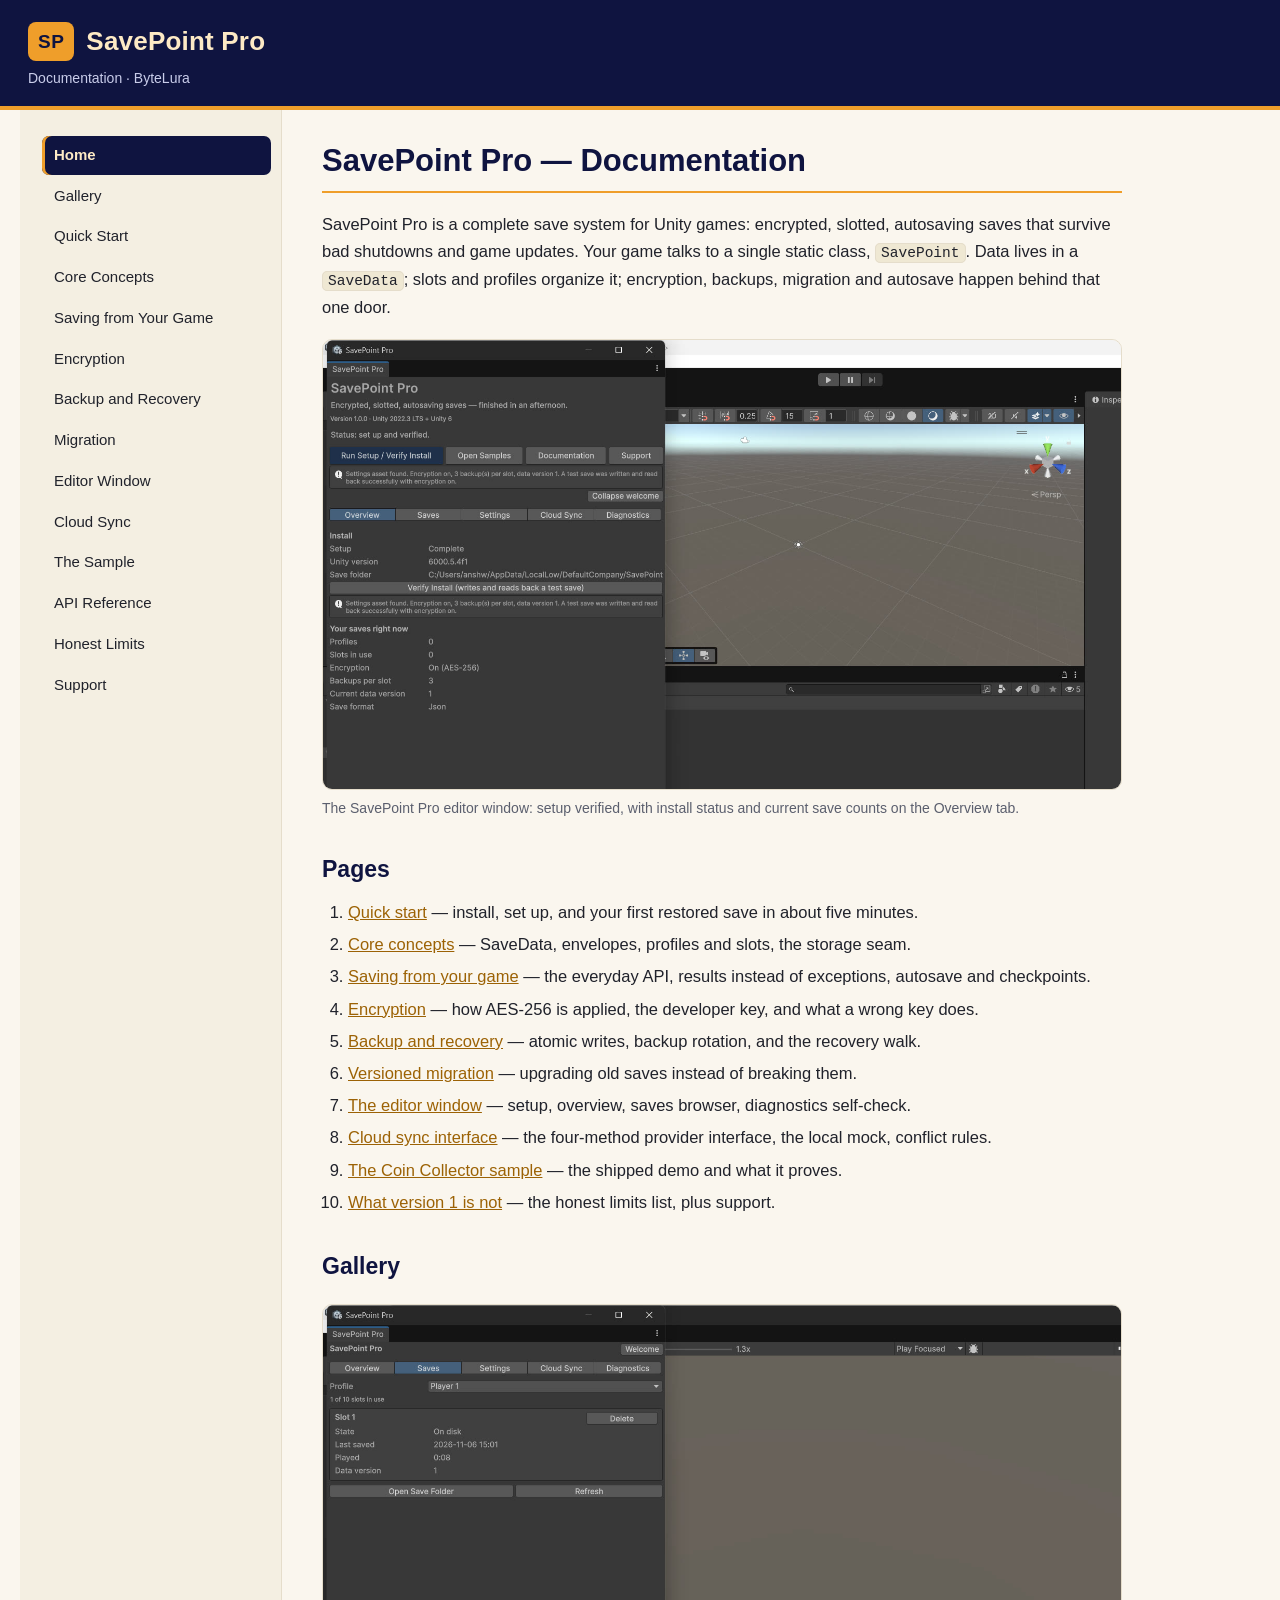
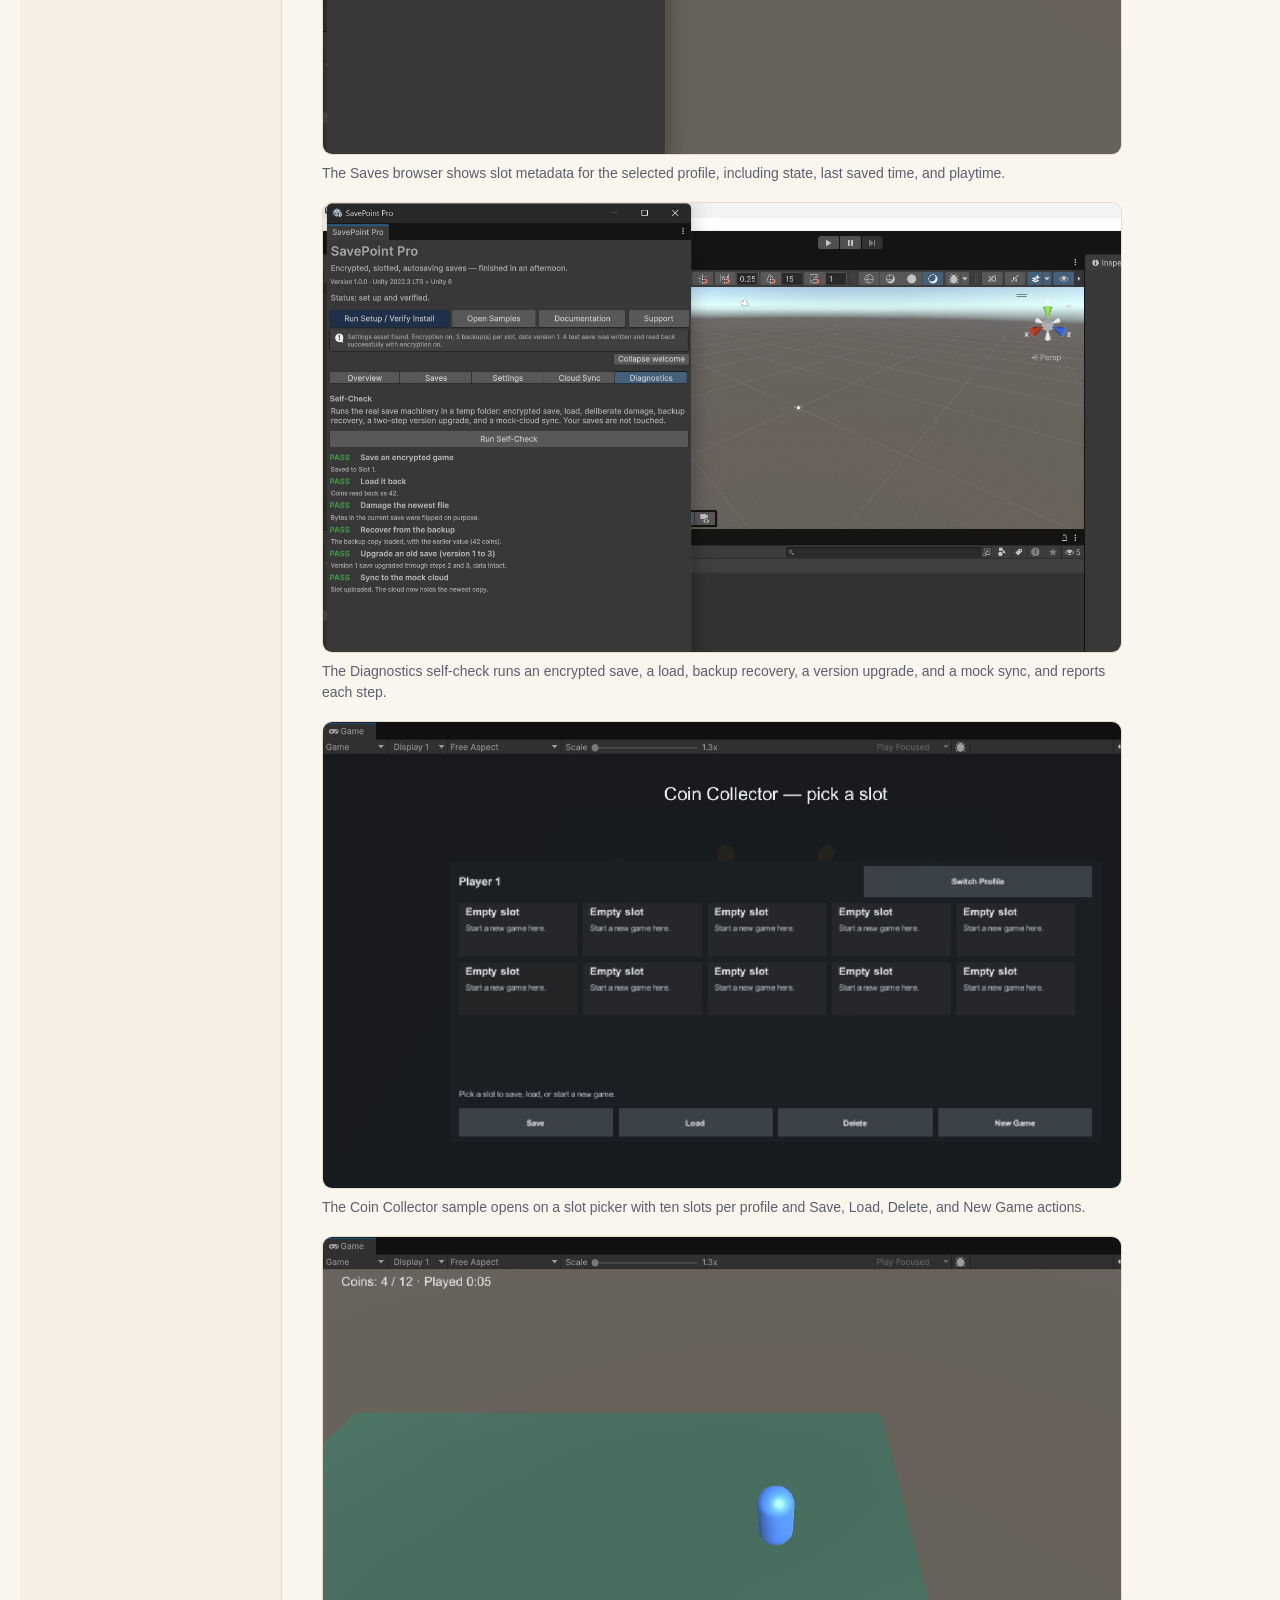
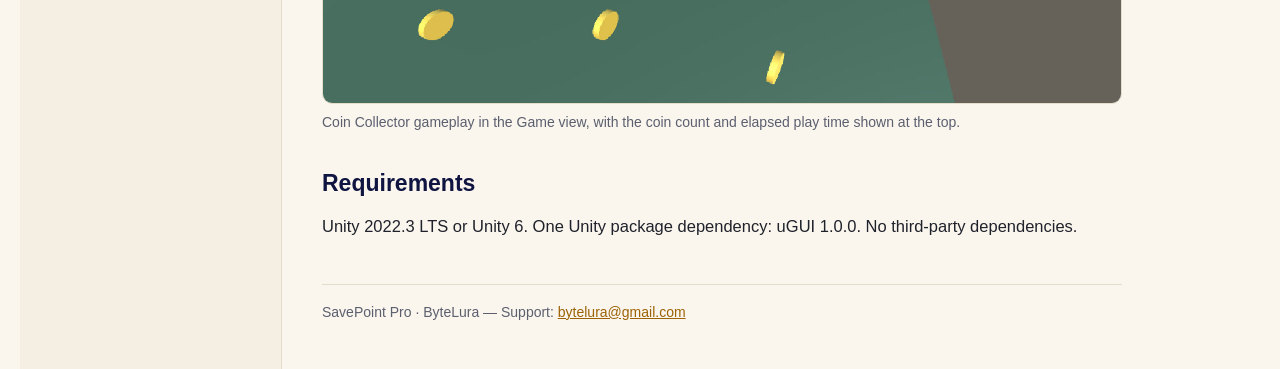
<file: index.html>
<!DOCTYPE html>
<html lang="en">
<head>
<meta charset="utf-8">
<meta name="viewport" content="width=device-width, initial-scale=1">
<title>SavePoint Pro — Documentation</title>
<link rel="stylesheet" href="style.css">
</head>
<body>
<header class="site-header">
  <div class="brand"><span class="brand-mark">SP</span><span class="brand-name">SavePoint&nbsp;Pro</span></div>
  <div class="brand-sub">Documentation &middot; ByteLura</div>
</header>
<div class="layout">
  <nav class="sidebar" aria-label="Documentation">
    <ul>
        <li><a href="index.html" class="active">Home</a></li>
        <li><a href="gallery.html">Gallery</a></li>
        <li><a href="quick-start.html">Quick Start</a></li>
        <li><a href="core-concepts.html">Core Concepts</a></li>
        <li><a href="saving-from-your-game.html">Saving from Your Game</a></li>
        <li><a href="encryption.html">Encryption</a></li>
        <li><a href="backup-and-recovery.html">Backup and Recovery</a></li>
        <li><a href="migration.html">Migration</a></li>
        <li><a href="editor-window.html">Editor Window</a></li>
        <li><a href="cloud-sync.html">Cloud Sync</a></li>
        <li><a href="sample.html">The Sample</a></li>
        <li><a href="api-reference.html">API Reference</a></li>
        <li><a href="honest-limits.html">Honest Limits</a></li>
        <li><a href="support.html">Support</a></li>
    </ul>
  </nav>
  <main class="content">
<h1>SavePoint Pro — Documentation</h1>
<p>SavePoint Pro is a complete save system for Unity games: encrypted, slotted, autosaving saves that survive bad shutdowns and game updates. Your game talks to a single static class, <code>SavePoint</code>. Data lives in a <code>SaveData</code>; slots and profiles organize it; encryption, backups, migration and autosave happen behind that one door.</p>
<figure class="doc-hero"><img src="images/hero.jpg" alt="SavePoint Pro editor window in Unity showing the Overview tab with setup complete and verified"><figcaption>The SavePoint Pro editor window: setup verified, with install status and current save counts on the Overview tab.</figcaption></figure>
<h2>Pages</h2>
<ol><li><a href="quick-start.html">Quick start</a> — install, set up, and your first restored save in about five minutes.</li><li><a href="core-concepts.html">Core concepts</a> — SaveData, envelopes, profiles and slots, the storage seam.</li><li><a href="saving-from-your-game.html">Saving from your game</a> — the everyday API, results instead of exceptions, autosave and checkpoints.</li><li><a href="encryption.html">Encryption</a> — how AES-256 is applied, the developer key, and what a wrong key does.</li><li><a href="backup-and-recovery.html">Backup and recovery</a> — atomic writes, backup rotation, and the recovery walk.</li><li><a href="migration.html">Versioned migration</a> — upgrading old saves instead of breaking them.</li><li><a href="editor-window.html">The editor window</a> — setup, overview, saves browser, diagnostics self-check.</li><li><a href="cloud-sync.html">Cloud sync interface</a> — the four-method provider interface, the local mock, conflict rules.</li><li><a href="sample.html">The Coin Collector sample</a> — the shipped demo and what it proves.</li><li><a href="honest-limits.html">What version 1 is not</a> — the honest limits list, plus support.</li></ol>
<h2>Gallery</h2>
<figure class="doc-shot"><img src="images/editor-1.jpg" alt="Saves tab in the SavePoint Pro editor window showing slot metadata for Player 1"><figcaption>The Saves browser shows slot metadata for the selected profile, including state, last saved time, and playtime.</figcaption></figure>
<figure class="doc-shot"><img src="images/editor-2.jpg" alt="Diagnostics tab showing the self-check results with every step marked as passed"><figcaption>The Diagnostics self-check runs an encrypted save, a load, backup recovery, a version upgrade, and a mock sync, and reports each step.</figcaption></figure>
<figure class="doc-shot"><img src="images/game-1.jpg" alt="Coin Collector sample game showing the slot picker screen with ten empty slots for Player 1"><figcaption>The Coin Collector sample opens on a slot picker with ten slots per profile and Save, Load, Delete, and New Game actions.</figcaption></figure>
<figure class="doc-shot"><img src="images/game-2.jpg" alt="Coin Collector sample gameplay in the Unity Game view showing collected coins and elapsed play time"><figcaption>Coin Collector gameplay in the Game view, with the coin count and elapsed play time shown at the top.</figcaption></figure>
<h2>Requirements</h2>
<p>Unity 2022.3 LTS or Unity 6. One Unity package dependency: uGUI 1.0.0. No third-party dependencies.</p>
    <footer class="page-footer">
      SavePoint Pro &middot; ByteLura &mdash; Support: <a href="mailto:bytelura@gmail.com">bytelura@gmail.com</a>
    </footer>
  </main>
</div>
</body>
</html>
</file>
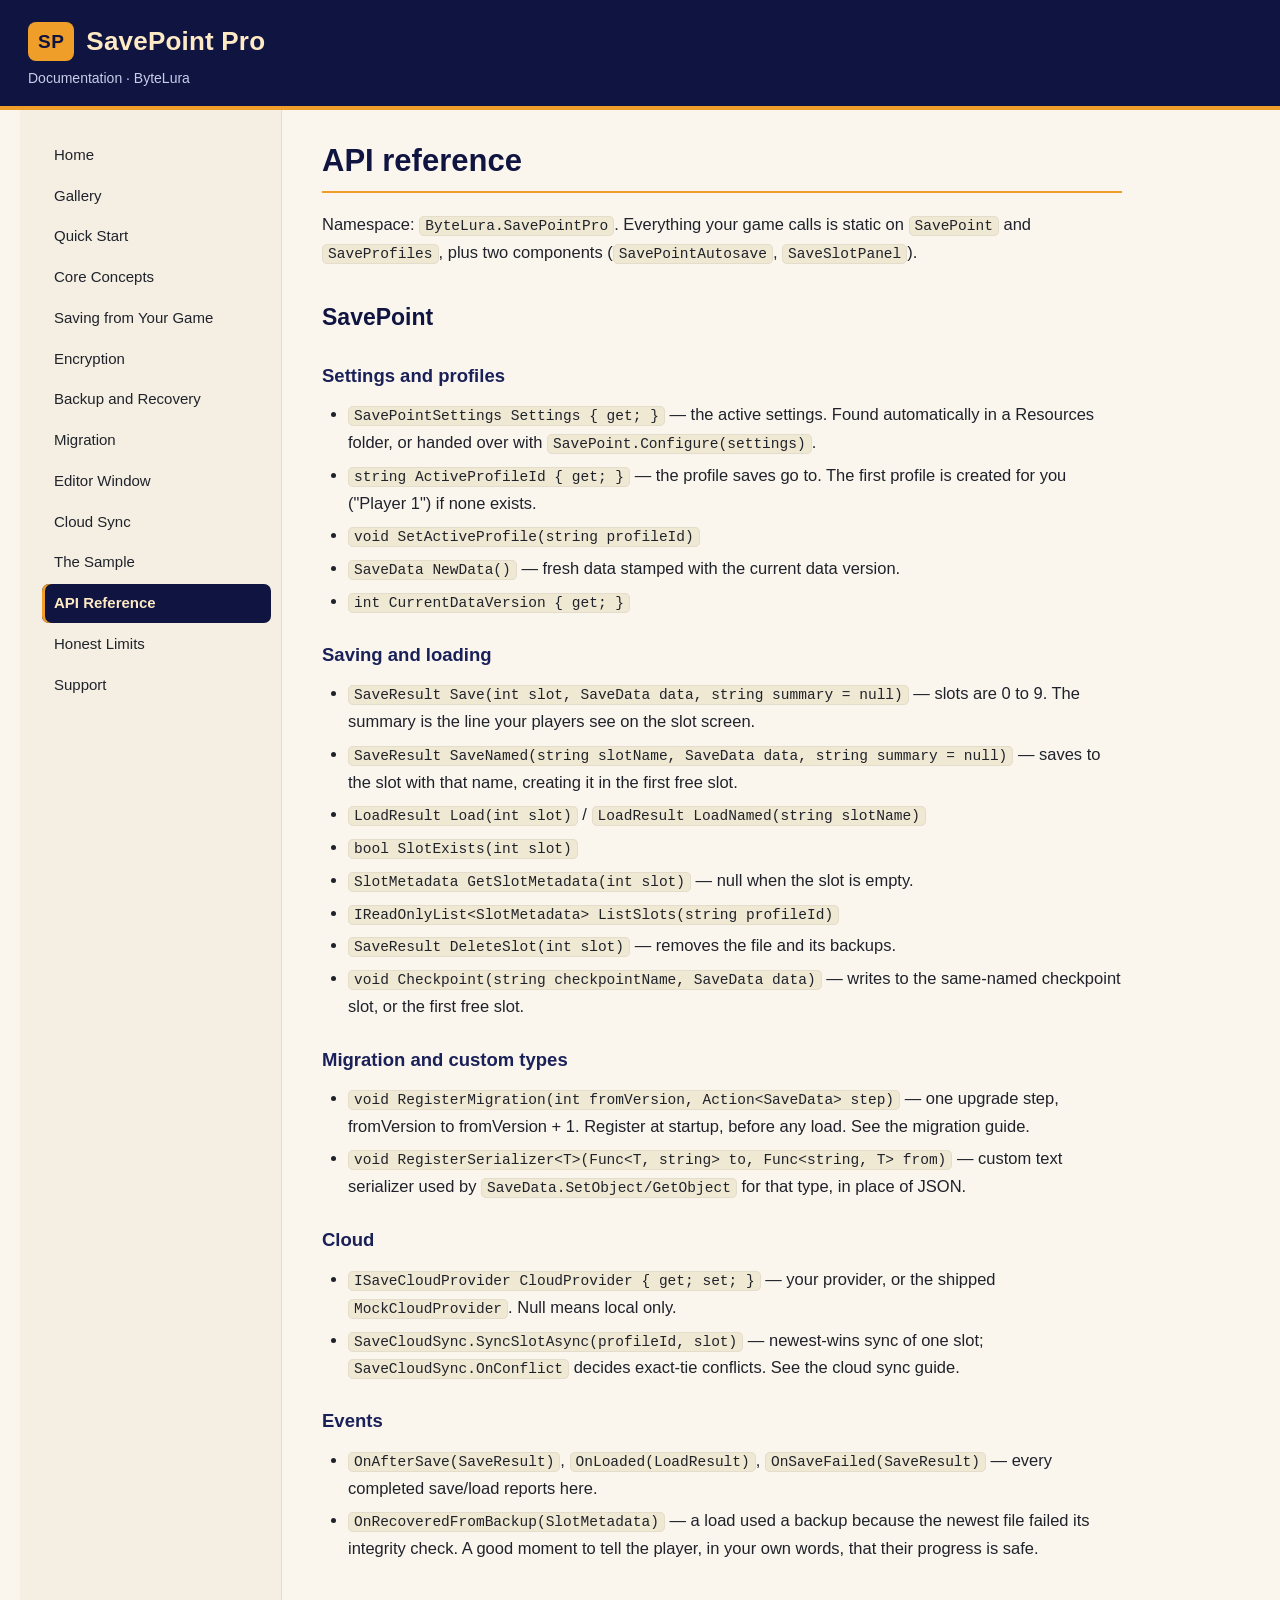
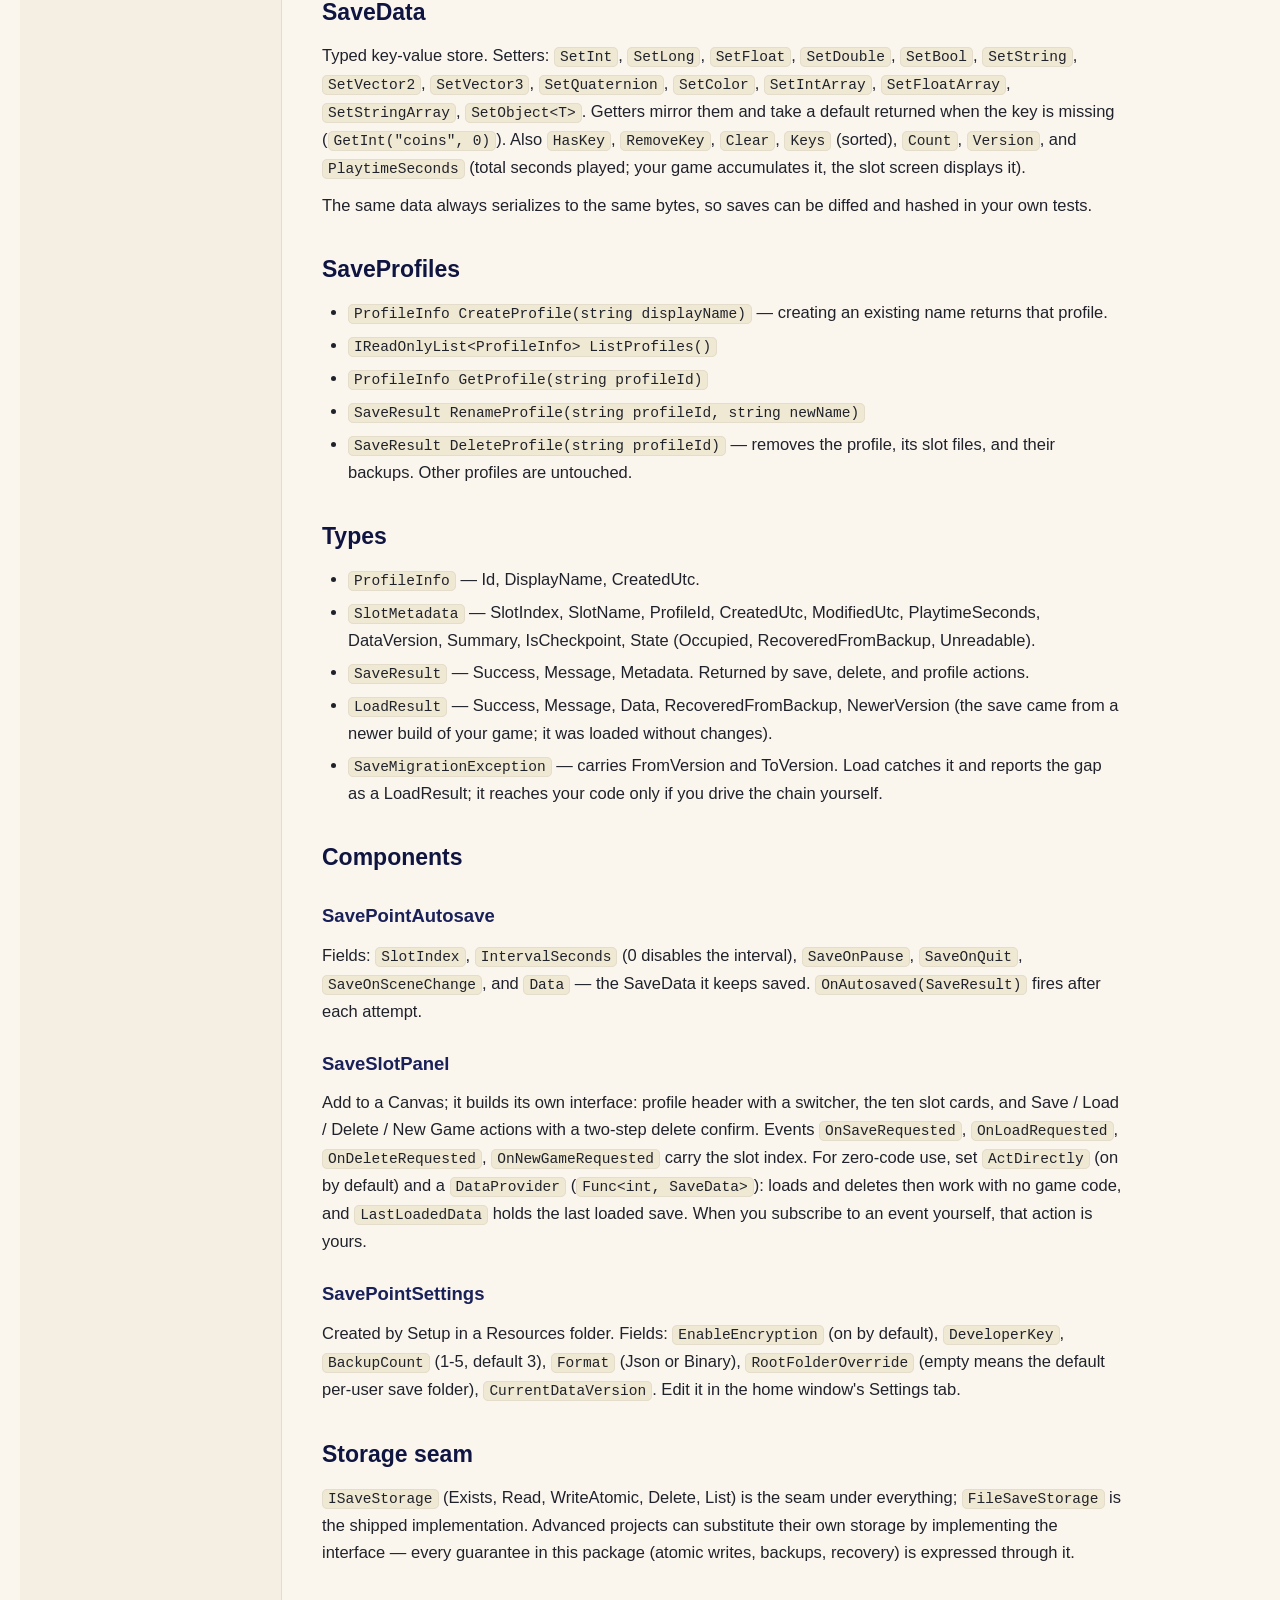
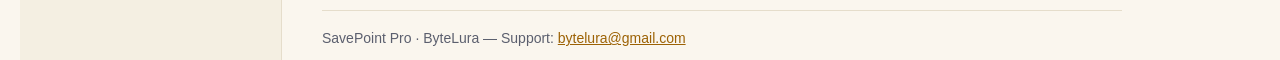
<file: api-reference.html>
<!DOCTYPE html>
<html lang="en">
<head>
<meta charset="utf-8">
<meta name="viewport" content="width=device-width, initial-scale=1">
<title>API Reference — SavePoint Pro Documentation</title>
<link rel="stylesheet" href="style.css">
</head>
<body>
<header class="site-header">
  <div class="brand"><span class="brand-mark">SP</span><span class="brand-name">SavePoint&nbsp;Pro</span></div>
  <div class="brand-sub">Documentation &middot; ByteLura</div>
</header>
<div class="layout">
  <nav class="sidebar" aria-label="Documentation">
    <ul>
        <li><a href="index.html">Home</a></li>
        <li><a href="gallery.html">Gallery</a></li>
        <li><a href="quick-start.html">Quick Start</a></li>
        <li><a href="core-concepts.html">Core Concepts</a></li>
        <li><a href="saving-from-your-game.html">Saving from Your Game</a></li>
        <li><a href="encryption.html">Encryption</a></li>
        <li><a href="backup-and-recovery.html">Backup and Recovery</a></li>
        <li><a href="migration.html">Migration</a></li>
        <li><a href="editor-window.html">Editor Window</a></li>
        <li><a href="cloud-sync.html">Cloud Sync</a></li>
        <li><a href="sample.html">The Sample</a></li>
        <li><a href="api-reference.html" class="active">API Reference</a></li>
        <li><a href="honest-limits.html">Honest Limits</a></li>
        <li><a href="support.html">Support</a></li>
    </ul>
  </nav>
  <main class="content">
<h1>API reference</h1>
<p>Namespace: <code>ByteLura.SavePointPro</code>. Everything your game calls is static on <code>SavePoint</code> and <code>SaveProfiles</code>, plus two components (<code>SavePointAutosave</code>, <code>SaveSlotPanel</code>).</p>
<h2>SavePoint</h2>
<h3>Settings and profiles</h3>
<ul><li><code>SavePointSettings Settings { get; }</code> — the active settings. Found automatically in a Resources folder, or handed over with <code>SavePoint.Configure(settings)</code>.</li><li><code>string ActiveProfileId { get; }</code> — the profile saves go to. The first profile is created for you ("Player 1") if none exists.</li><li><code>void SetActiveProfile(string profileId)</code></li><li><code>SaveData NewData()</code> — fresh data stamped with the current data version.</li><li><code>int CurrentDataVersion { get; }</code></li></ul>
<h3>Saving and loading</h3>
<ul><li><code>SaveResult Save(int slot, SaveData data, string summary = null)</code> — slots are 0 to 9. The summary is the line your players see on the slot screen.</li><li><code>SaveResult SaveNamed(string slotName, SaveData data, string summary = null)</code> — saves to the slot with that name, creating it in the first free slot.</li><li><code>LoadResult Load(int slot)</code> / <code>LoadResult LoadNamed(string slotName)</code></li><li><code>bool SlotExists(int slot)</code></li><li><code>SlotMetadata GetSlotMetadata(int slot)</code> — null when the slot is empty.</li><li><code>IReadOnlyList&lt;SlotMetadata&gt; ListSlots(string profileId)</code></li><li><code>SaveResult DeleteSlot(int slot)</code> — removes the file and its backups.</li><li><code>void Checkpoint(string checkpointName, SaveData data)</code> — writes to the same-named checkpoint slot, or the first free slot.</li></ul>
<h3>Migration and custom types</h3>
<ul><li><code>void RegisterMigration(int fromVersion, Action&lt;SaveData&gt; step)</code> — one upgrade step, fromVersion to fromVersion + 1. Register at startup, before any load. See the migration guide.</li><li><code>void RegisterSerializer&lt;T&gt;(Func&lt;T, string&gt; to, Func&lt;string, T&gt; from)</code> — custom text serializer used by <code>SaveData.SetObject/GetObject</code> for that type, in place of JSON.</li></ul>
<h3>Cloud</h3>
<ul><li><code>ISaveCloudProvider CloudProvider { get; set; }</code> — your provider, or the shipped <code>MockCloudProvider</code>. Null means local only.</li><li><code>SaveCloudSync.SyncSlotAsync(profileId, slot)</code> — newest-wins sync of one slot; <code>SaveCloudSync.OnConflict</code> decides exact-tie conflicts. See the cloud sync guide.</li></ul>
<h3>Events</h3>
<ul><li><code>OnAfterSave(SaveResult)</code>, <code>OnLoaded(LoadResult)</code>, <code>OnSaveFailed(SaveResult)</code> — every completed save/load reports here.</li><li><code>OnRecoveredFromBackup(SlotMetadata)</code> — a load used a backup because the newest file failed its integrity check. A good moment to tell the player, in your own words, that their progress is safe.</li></ul>
<h2>SaveData</h2>
<p>Typed key-value store. Setters: <code>SetInt</code>, <code>SetLong</code>, <code>SetFloat</code>, <code>SetDouble</code>, <code>SetBool</code>, <code>SetString</code>, <code>SetVector2</code>, <code>SetVector3</code>, <code>SetQuaternion</code>, <code>SetColor</code>, <code>SetIntArray</code>, <code>SetFloatArray</code>, <code>SetStringArray</code>, <code>SetObject&lt;T&gt;</code>. Getters mirror them and take a default returned when the key is missing (<code>GetInt("coins", 0)</code>). Also <code>HasKey</code>, <code>RemoveKey</code>, <code>Clear</code>, <code>Keys</code> (sorted), <code>Count</code>, <code>Version</code>, and <code>PlaytimeSeconds</code> (total seconds played; your game accumulates it, the slot screen displays it).</p>
<p>The same data always serializes to the same bytes, so saves can be diffed and hashed in your own tests.</p>
<h2>SaveProfiles</h2>
<ul><li><code>ProfileInfo CreateProfile(string displayName)</code> — creating an existing name returns that profile.</li><li><code>IReadOnlyList&lt;ProfileInfo&gt; ListProfiles()</code></li><li><code>ProfileInfo GetProfile(string profileId)</code></li><li><code>SaveResult RenameProfile(string profileId, string newName)</code></li><li><code>SaveResult DeleteProfile(string profileId)</code> — removes the profile, its slot files, and their backups. Other profiles are untouched.</li></ul>
<h2>Types</h2>
<ul><li><code>ProfileInfo</code> — Id, DisplayName, CreatedUtc.</li><li><code>SlotMetadata</code> — SlotIndex, SlotName, ProfileId, CreatedUtc, ModifiedUtc, PlaytimeSeconds, DataVersion, Summary, IsCheckpoint, State (Occupied, RecoveredFromBackup, Unreadable).</li><li><code>SaveResult</code> — Success, Message, Metadata. Returned by save, delete, and profile actions.</li><li><code>LoadResult</code> — Success, Message, Data, RecoveredFromBackup, NewerVersion (the save came from a newer build of your game; it was loaded without changes).</li><li><code>SaveMigrationException</code> — carries FromVersion and ToVersion. Load catches it and reports the gap as a LoadResult; it reaches your code only if you drive the chain yourself.</li></ul>
<h2>Components</h2>
<h3>SavePointAutosave</h3>
<p>Fields: <code>SlotIndex</code>, <code>IntervalSeconds</code> (0 disables the interval), <code>SaveOnPause</code>, <code>SaveOnQuit</code>, <code>SaveOnSceneChange</code>, and <code>Data</code> — the SaveData it keeps saved. <code>OnAutosaved(SaveResult)</code> fires after each attempt.</p>
<h3>SaveSlotPanel</h3>
<p>Add to a Canvas; it builds its own interface: profile header with a switcher, the ten slot cards, and Save / Load / Delete / New Game actions with a two-step delete confirm. Events <code>OnSaveRequested</code>, <code>OnLoadRequested</code>, <code>OnDeleteRequested</code>, <code>OnNewGameRequested</code> carry the slot index. For zero-code use, set <code>ActDirectly</code> (on by default) and a <code>DataProvider</code> (<code>Func&lt;int, SaveData&gt;</code>): loads and deletes then work with no game code, and <code>LastLoadedData</code> holds the last loaded save. When you subscribe to an event yourself, that action is yours.</p>
<h3>SavePointSettings</h3>
<p>Created by Setup in a Resources folder. Fields: <code>EnableEncryption</code> (on by default), <code>DeveloperKey</code>, <code>BackupCount</code> (1-5, default 3), <code>Format</code> (Json or Binary), <code>RootFolderOverride</code> (empty means the default per-user save folder), <code>CurrentDataVersion</code>. Edit it in the home window's Settings tab.</p>
<h2>Storage seam</h2>
<p><code>ISaveStorage</code> (Exists, Read, WriteAtomic, Delete, List) is the seam under everything; <code>FileSaveStorage</code> is the shipped implementation. Advanced projects can substitute their own storage by implementing the interface — every guarantee in this package (atomic writes, backups, recovery) is expressed through it.</p>
    <footer class="page-footer">
      SavePoint Pro &middot; ByteLura &mdash; Support: <a href="mailto:bytelura@gmail.com">bytelura@gmail.com</a>
    </footer>
  </main>
</div>
</body>
</html>
</file>
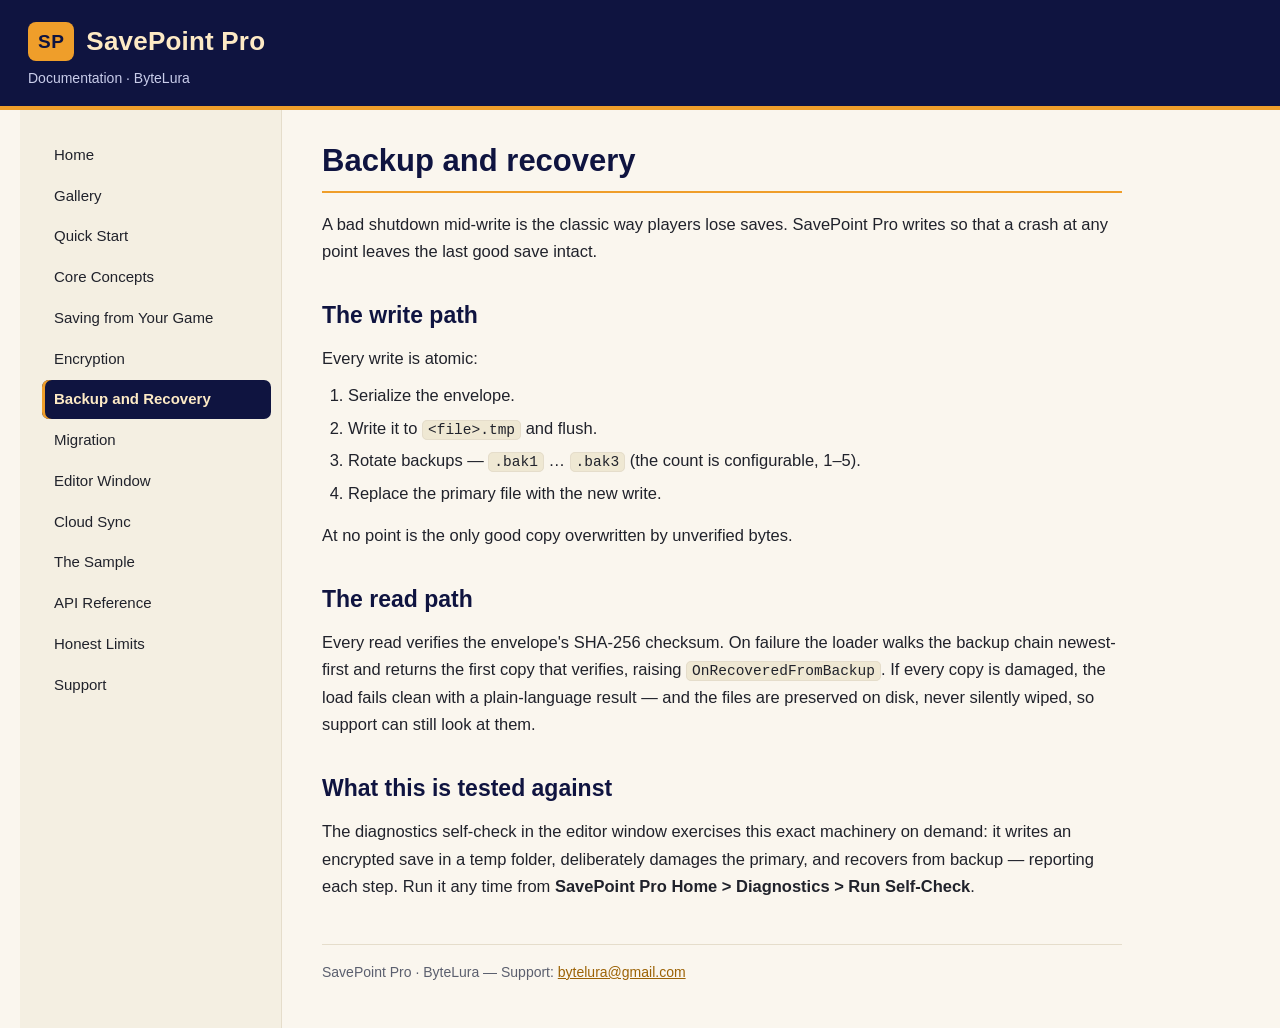
<file: backup-and-recovery.html>
<!DOCTYPE html>
<html lang="en">
<head>
<meta charset="utf-8">
<meta name="viewport" content="width=device-width, initial-scale=1">
<title>Backup and Recovery — SavePoint Pro Documentation</title>
<link rel="stylesheet" href="style.css">
</head>
<body>
<header class="site-header">
  <div class="brand"><span class="brand-mark">SP</span><span class="brand-name">SavePoint&nbsp;Pro</span></div>
  <div class="brand-sub">Documentation &middot; ByteLura</div>
</header>
<div class="layout">
  <nav class="sidebar" aria-label="Documentation">
    <ul>
        <li><a href="index.html">Home</a></li>
        <li><a href="gallery.html">Gallery</a></li>
        <li><a href="quick-start.html">Quick Start</a></li>
        <li><a href="core-concepts.html">Core Concepts</a></li>
        <li><a href="saving-from-your-game.html">Saving from Your Game</a></li>
        <li><a href="encryption.html">Encryption</a></li>
        <li><a href="backup-and-recovery.html" class="active">Backup and Recovery</a></li>
        <li><a href="migration.html">Migration</a></li>
        <li><a href="editor-window.html">Editor Window</a></li>
        <li><a href="cloud-sync.html">Cloud Sync</a></li>
        <li><a href="sample.html">The Sample</a></li>
        <li><a href="api-reference.html">API Reference</a></li>
        <li><a href="honest-limits.html">Honest Limits</a></li>
        <li><a href="support.html">Support</a></li>
    </ul>
  </nav>
  <main class="content">
<h1>Backup and recovery</h1>
<p>A bad shutdown mid-write is the classic way players lose saves. SavePoint Pro writes so that a crash at any point leaves the last good save intact.</p>
<h2>The write path</h2>
<p>Every write is atomic:</p>
<ol><li>Serialize the envelope.</li><li>Write it to <code>&lt;file&gt;.tmp</code> and flush.</li><li>Rotate backups — <code>.bak1</code> … <code>.bak3</code> (the count is configurable, 1–5).</li><li>Replace the primary file with the new write.</li></ol>
<p>At no point is the only good copy overwritten by unverified bytes.</p>
<h2>The read path</h2>
<p>Every read verifies the envelope's SHA-256 checksum. On failure the loader walks the backup chain newest-first and returns the first copy that verifies, raising <code>OnRecoveredFromBackup</code>. If every copy is damaged, the load fails clean with a plain-language result — and the files are preserved on disk, never silently wiped, so support can still look at them.</p>
<h2>What this is tested against</h2>
<p>The diagnostics self-check in the editor window exercises this exact machinery on demand: it writes an encrypted save in a temp folder, deliberately damages the primary, and recovers from backup — reporting each step. Run it any time from <strong>SavePoint Pro Home &gt; Diagnostics &gt; Run Self-Check</strong>.</p>
    <footer class="page-footer">
      SavePoint Pro &middot; ByteLura &mdash; Support: <a href="mailto:bytelura@gmail.com">bytelura@gmail.com</a>
    </footer>
  </main>
</div>
</body>
</html>
</file>
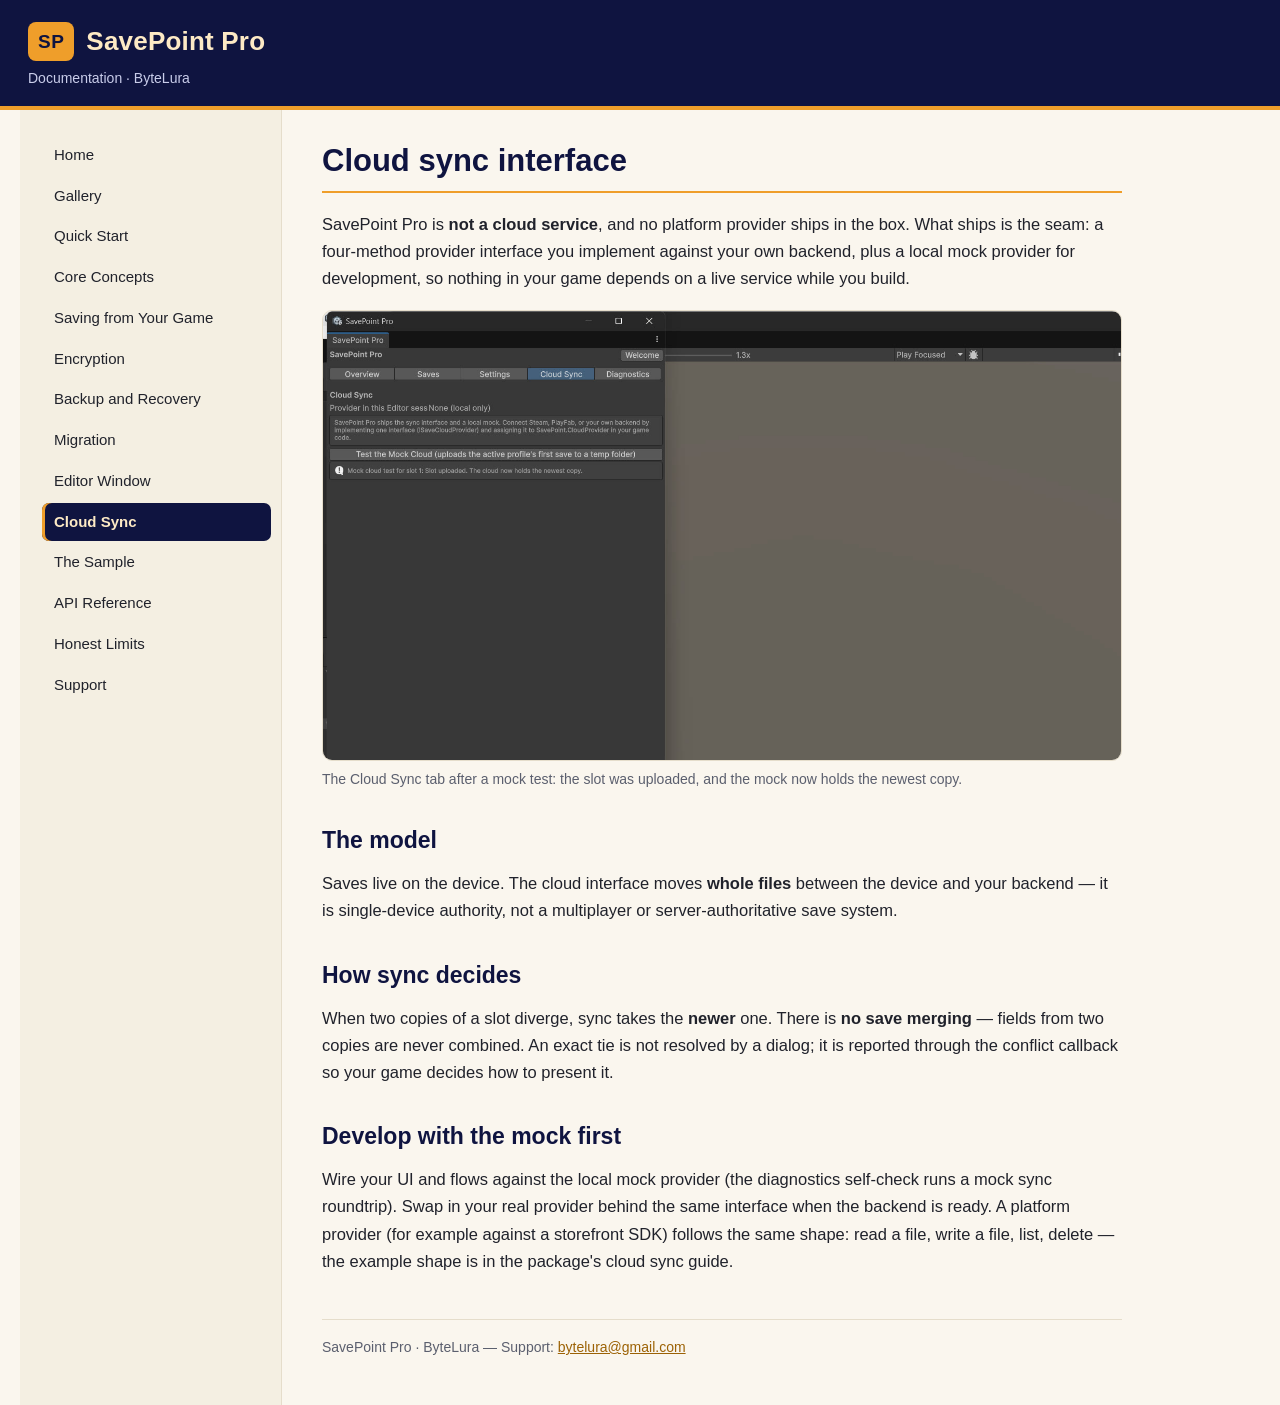
<file: cloud-sync.html>
<!DOCTYPE html>
<html lang="en">
<head>
<meta charset="utf-8">
<meta name="viewport" content="width=device-width, initial-scale=1">
<title>Cloud Sync — SavePoint Pro Documentation</title>
<link rel="stylesheet" href="style.css">
</head>
<body>
<header class="site-header">
  <div class="brand"><span class="brand-mark">SP</span><span class="brand-name">SavePoint&nbsp;Pro</span></div>
  <div class="brand-sub">Documentation &middot; ByteLura</div>
</header>
<div class="layout">
  <nav class="sidebar" aria-label="Documentation">
    <ul>
        <li><a href="index.html">Home</a></li>
        <li><a href="gallery.html">Gallery</a></li>
        <li><a href="quick-start.html">Quick Start</a></li>
        <li><a href="core-concepts.html">Core Concepts</a></li>
        <li><a href="saving-from-your-game.html">Saving from Your Game</a></li>
        <li><a href="encryption.html">Encryption</a></li>
        <li><a href="backup-and-recovery.html">Backup and Recovery</a></li>
        <li><a href="migration.html">Migration</a></li>
        <li><a href="editor-window.html">Editor Window</a></li>
        <li><a href="cloud-sync.html" class="active">Cloud Sync</a></li>
        <li><a href="sample.html">The Sample</a></li>
        <li><a href="api-reference.html">API Reference</a></li>
        <li><a href="honest-limits.html">Honest Limits</a></li>
        <li><a href="support.html">Support</a></li>
    </ul>
  </nav>
  <main class="content">
<h1>Cloud sync interface</h1>
<p>SavePoint Pro is <strong>not a cloud service</strong>, and no platform provider ships in the box. What ships is the seam: a four-method provider interface you implement against your own backend, plus a local mock provider for development, so nothing in your game depends on a live service while you build.</p>
<figure class="doc-shot"><img src="images/cloud-1.jpg" alt="Cloud Sync tab in the editor window after a mock cloud test uploaded a slot"><figcaption>The Cloud Sync tab after a mock test: the slot was uploaded, and the mock now holds the newest copy.</figcaption></figure>
<h2>The model</h2>
<p>Saves live on the device. The cloud interface moves <strong>whole files</strong> between the device and your backend — it is single-device authority, not a multiplayer or server-authoritative save system.</p>
<h2>How sync decides</h2>
<p>When two copies of a slot diverge, sync takes the <strong>newer</strong> one. There is <strong>no save merging</strong> — fields from two copies are never combined. An exact tie is not resolved by a dialog; it is reported through the conflict callback so your game decides how to present it.</p>
<h2>Develop with the mock first</h2>
<p>Wire your UI and flows against the local mock provider (the diagnostics self-check runs a mock sync roundtrip). Swap in your real provider behind the same interface when the backend is ready. A platform provider (for example against a storefront SDK) follows the same shape: read a file, write a file, list, delete — the example shape is in the package's cloud sync guide.</p>
    <footer class="page-footer">
      SavePoint Pro &middot; ByteLura &mdash; Support: <a href="mailto:bytelura@gmail.com">bytelura@gmail.com</a>
    </footer>
  </main>
</div>
</body>
</html>
</file>
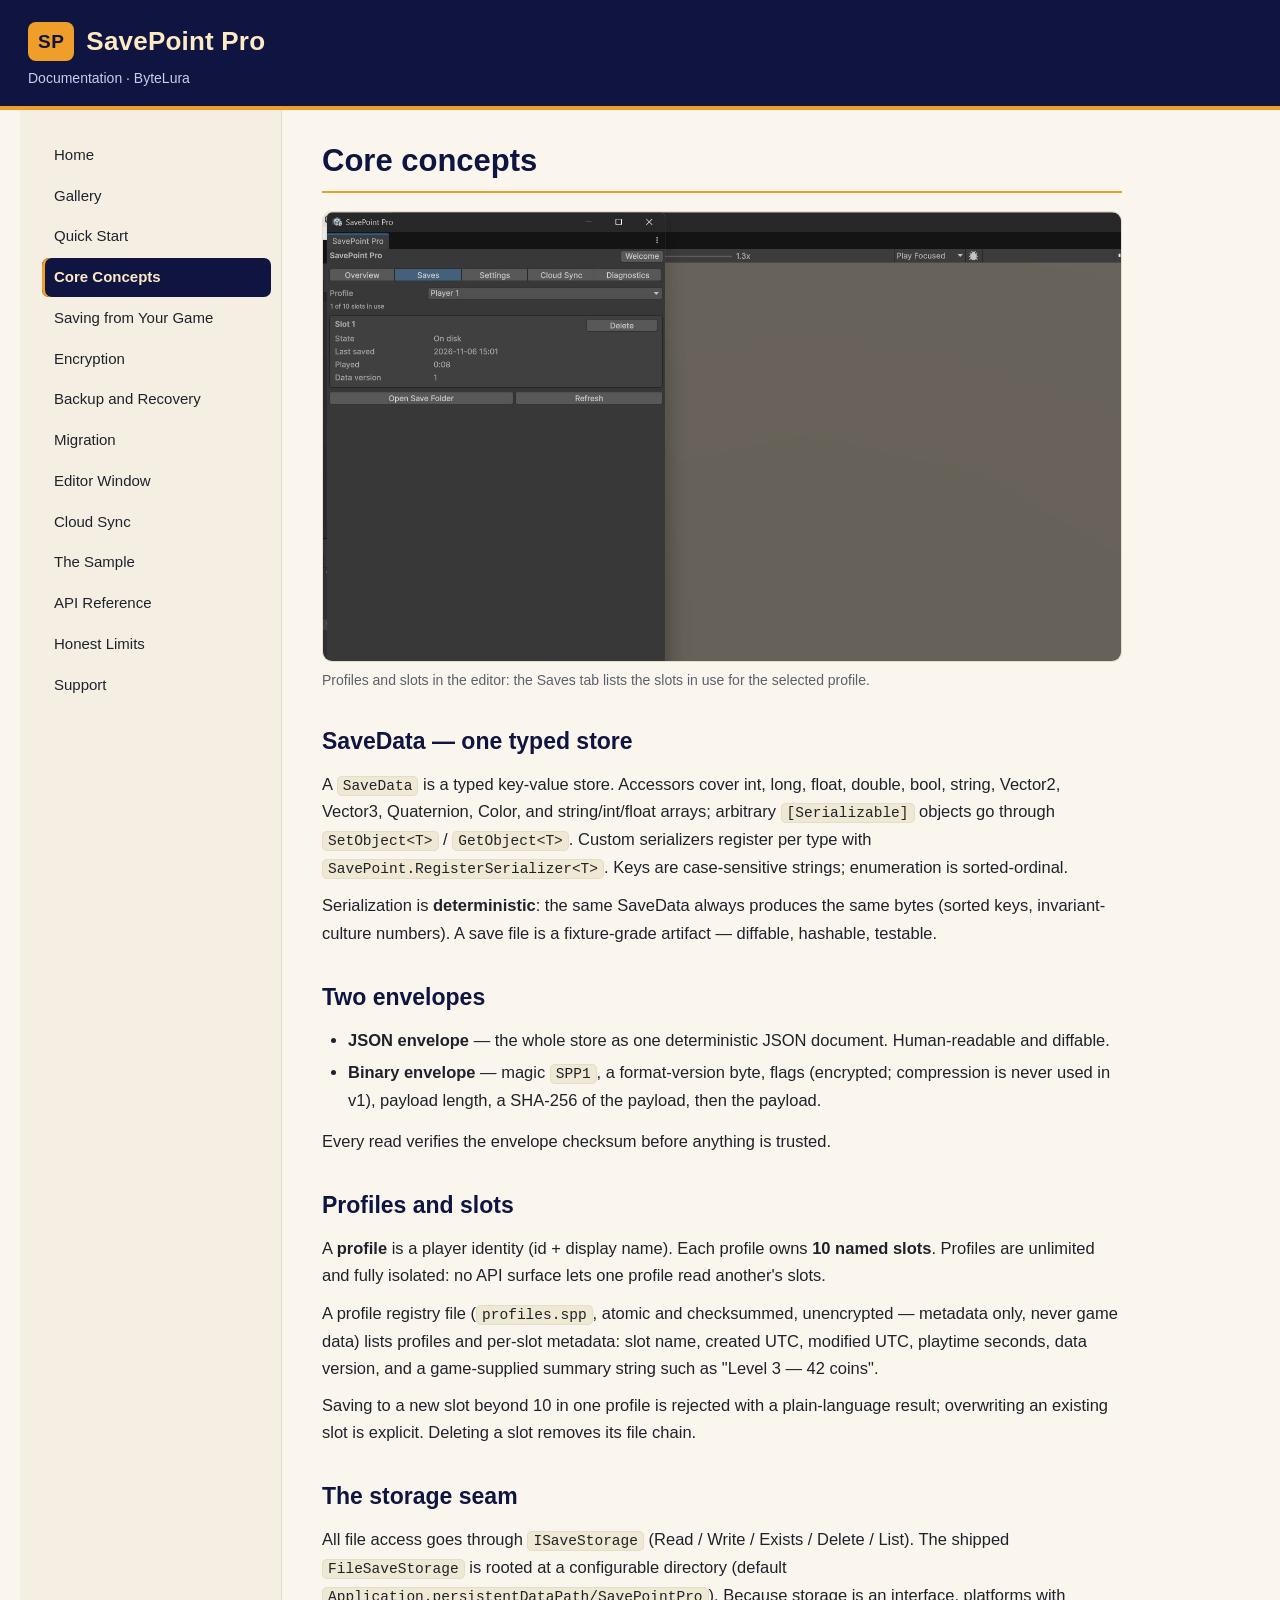
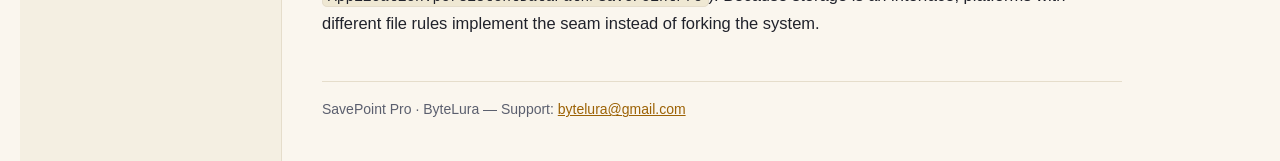
<file: core-concepts.html>
<!DOCTYPE html>
<html lang="en">
<head>
<meta charset="utf-8">
<meta name="viewport" content="width=device-width, initial-scale=1">
<title>Core Concepts — SavePoint Pro Documentation</title>
<link rel="stylesheet" href="style.css">
</head>
<body>
<header class="site-header">
  <div class="brand"><span class="brand-mark">SP</span><span class="brand-name">SavePoint&nbsp;Pro</span></div>
  <div class="brand-sub">Documentation &middot; ByteLura</div>
</header>
<div class="layout">
  <nav class="sidebar" aria-label="Documentation">
    <ul>
        <li><a href="index.html">Home</a></li>
        <li><a href="gallery.html">Gallery</a></li>
        <li><a href="quick-start.html">Quick Start</a></li>
        <li><a href="core-concepts.html" class="active">Core Concepts</a></li>
        <li><a href="saving-from-your-game.html">Saving from Your Game</a></li>
        <li><a href="encryption.html">Encryption</a></li>
        <li><a href="backup-and-recovery.html">Backup and Recovery</a></li>
        <li><a href="migration.html">Migration</a></li>
        <li><a href="editor-window.html">Editor Window</a></li>
        <li><a href="cloud-sync.html">Cloud Sync</a></li>
        <li><a href="sample.html">The Sample</a></li>
        <li><a href="api-reference.html">API Reference</a></li>
        <li><a href="honest-limits.html">Honest Limits</a></li>
        <li><a href="support.html">Support</a></li>
    </ul>
  </nav>
  <main class="content">
<h1>Core concepts</h1>
<figure class="doc-shot"><img src="images/editor-1.jpg" alt="Saves tab showing one of ten slots in use for the Player 1 profile"><figcaption>Profiles and slots in the editor: the Saves tab lists the slots in use for the selected profile.</figcaption></figure>
<h2>SaveData — one typed store</h2>
<p>A <code>SaveData</code> is a typed key-value store. Accessors cover int, long, float, double, bool, string, Vector2, Vector3, Quaternion, Color, and string/int/float arrays; arbitrary <code>[Serializable]</code> objects go through <code>SetObject&lt;T&gt;</code> / <code>GetObject&lt;T&gt;</code>. Custom serializers register per type with <code>SavePoint.RegisterSerializer&lt;T&gt;</code>. Keys are case-sensitive strings; enumeration is sorted-ordinal.</p>
<p>Serialization is <strong>deterministic</strong>: the same SaveData always produces the same bytes (sorted keys, invariant-culture numbers). A save file is a fixture-grade artifact — diffable, hashable, testable.</p>
<h2>Two envelopes</h2>
<ul><li><strong>JSON envelope</strong> — the whole store as one deterministic JSON document. Human-readable and diffable.</li><li><strong>Binary envelope</strong> — magic <code>SPP1</code>, a format-version byte, flags (encrypted; compression is never used in v1), payload length, a SHA-256 of the payload, then the payload.</li></ul>
<p>Every read verifies the envelope checksum before anything is trusted.</p>
<h2>Profiles and slots</h2>
<p>A <strong>profile</strong> is a player identity (id + display name). Each profile owns <strong>10 named slots</strong>. Profiles are unlimited and fully isolated: no API surface lets one profile read another's slots.</p>
<p>A profile registry file (<code>profiles.spp</code>, atomic and checksummed, unencrypted — metadata only, never game data) lists profiles and per-slot metadata: slot name, created UTC, modified UTC, playtime seconds, data version, and a game-supplied summary string such as "Level 3 — 42 coins".</p>
<p>Saving to a new slot beyond 10 in one profile is rejected with a plain-language result; overwriting an existing slot is explicit. Deleting a slot removes its file chain.</p>
<h2>The storage seam</h2>
<p>All file access goes through <code>ISaveStorage</code> (Read / Write / Exists / Delete / List). The shipped <code>FileSaveStorage</code> is rooted at a configurable directory (default <code>Application.persistentDataPath/SavePointPro</code>). Because storage is an interface, platforms with different file rules implement the seam instead of forking the system.</p>
    <footer class="page-footer">
      SavePoint Pro &middot; ByteLura &mdash; Support: <a href="mailto:bytelura@gmail.com">bytelura@gmail.com</a>
    </footer>
  </main>
</div>
</body>
</html>
</file>
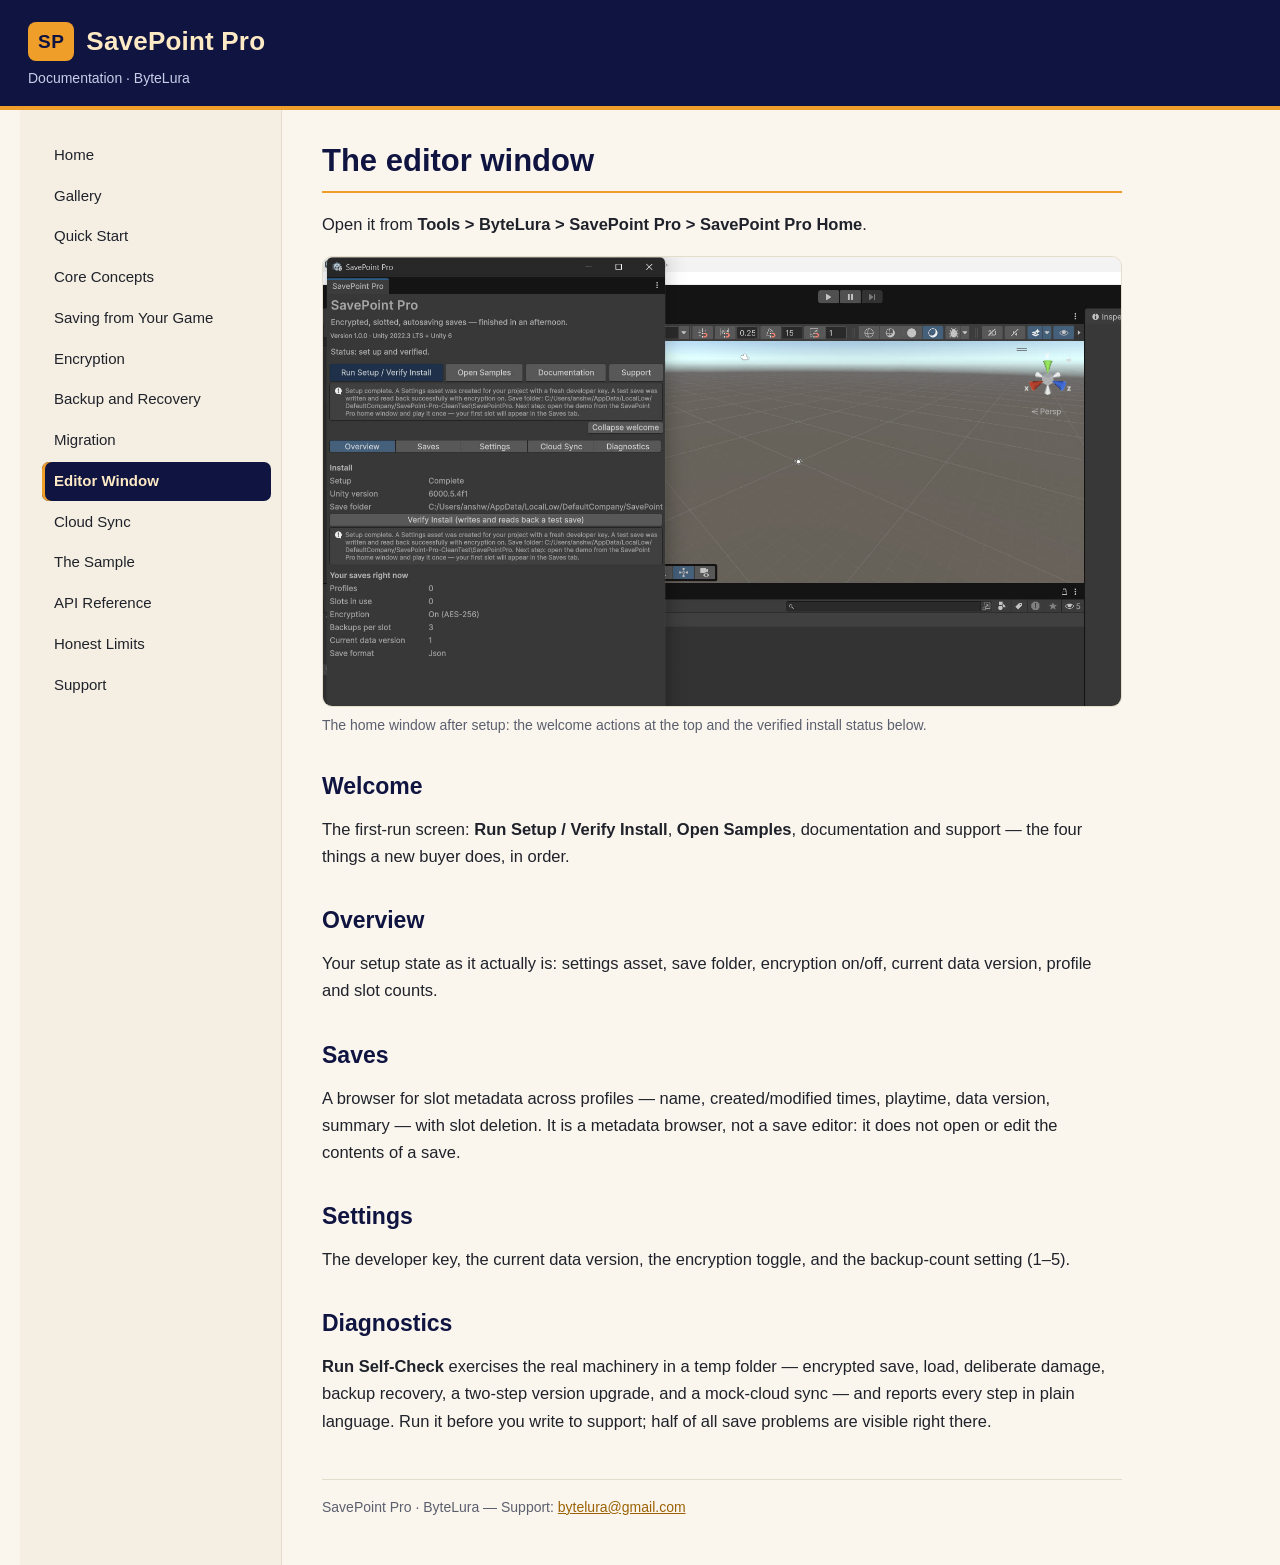
<file: editor-window.html>
<!DOCTYPE html>
<html lang="en">
<head>
<meta charset="utf-8">
<meta name="viewport" content="width=device-width, initial-scale=1">
<title>Editor Window — SavePoint Pro Documentation</title>
<link rel="stylesheet" href="style.css">
</head>
<body>
<header class="site-header">
  <div class="brand"><span class="brand-mark">SP</span><span class="brand-name">SavePoint&nbsp;Pro</span></div>
  <div class="brand-sub">Documentation &middot; ByteLura</div>
</header>
<div class="layout">
  <nav class="sidebar" aria-label="Documentation">
    <ul>
        <li><a href="index.html">Home</a></li>
        <li><a href="gallery.html">Gallery</a></li>
        <li><a href="quick-start.html">Quick Start</a></li>
        <li><a href="core-concepts.html">Core Concepts</a></li>
        <li><a href="saving-from-your-game.html">Saving from Your Game</a></li>
        <li><a href="encryption.html">Encryption</a></li>
        <li><a href="backup-and-recovery.html">Backup and Recovery</a></li>
        <li><a href="migration.html">Migration</a></li>
        <li><a href="editor-window.html" class="active">Editor Window</a></li>
        <li><a href="cloud-sync.html">Cloud Sync</a></li>
        <li><a href="sample.html">The Sample</a></li>
        <li><a href="api-reference.html">API Reference</a></li>
        <li><a href="honest-limits.html">Honest Limits</a></li>
        <li><a href="support.html">Support</a></li>
    </ul>
  </nav>
  <main class="content">
<h1>The editor window</h1>
<p>Open it from <strong>Tools &gt; ByteLura &gt; SavePoint Pro &gt; SavePoint Pro Home</strong>.</p>
<figure class="doc-shot"><img src="images/editor-3.jpg" alt="SavePoint Pro home window after setup, showing the welcome actions and the verified install status"><figcaption>The home window after setup: the welcome actions at the top and the verified install status below.</figcaption></figure>
<h2>Welcome</h2>
<p>The first-run screen: <strong>Run Setup / Verify Install</strong>, <strong>Open Samples</strong>, documentation and support — the four things a new buyer does, in order.</p>
<h2>Overview</h2>
<p>Your setup state as it actually is: settings asset, save folder, encryption on/off, current data version, profile and slot counts.</p>
<h2>Saves</h2>
<p>A browser for slot metadata across profiles — name, created/modified times, playtime, data version, summary — with slot deletion. It is a metadata browser, not a save editor: it does not open or edit the contents of a save.</p>
<h2>Settings</h2>
<p>The developer key, the current data version, the encryption toggle, and the backup-count setting (1–5).</p>
<h2>Diagnostics</h2>
<p><strong>Run Self-Check</strong> exercises the real machinery in a temp folder — encrypted save, load, deliberate damage, backup recovery, a two-step version upgrade, and a mock-cloud sync — and reports every step in plain language. Run it before you write to support; half of all save problems are visible right there.</p>
    <footer class="page-footer">
      SavePoint Pro &middot; ByteLura &mdash; Support: <a href="mailto:bytelura@gmail.com">bytelura@gmail.com</a>
    </footer>
  </main>
</div>
</body>
</html>
</file>
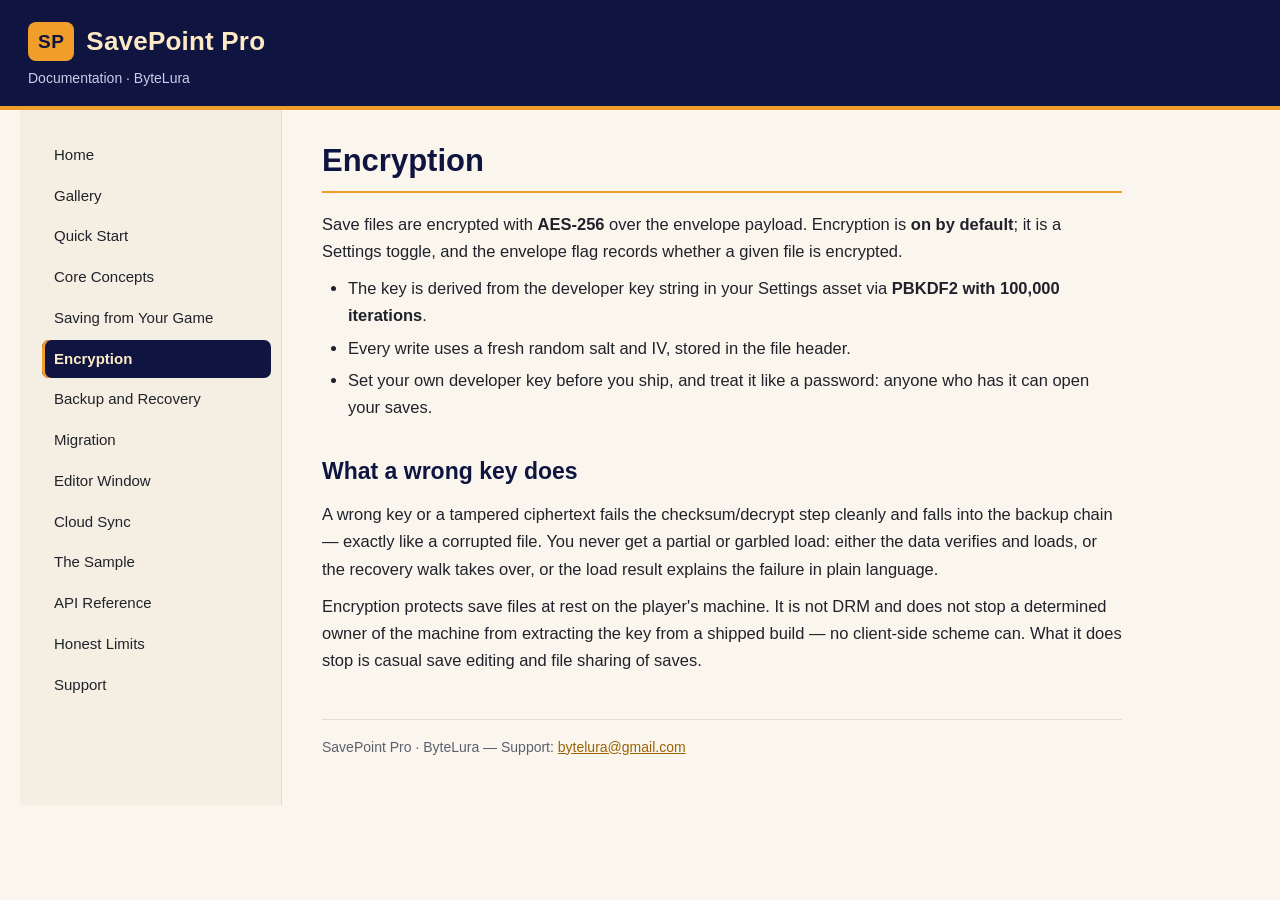
<file: encryption.html>
<!DOCTYPE html>
<html lang="en">
<head>
<meta charset="utf-8">
<meta name="viewport" content="width=device-width, initial-scale=1">
<title>Encryption — SavePoint Pro Documentation</title>
<link rel="stylesheet" href="style.css">
</head>
<body>
<header class="site-header">
  <div class="brand"><span class="brand-mark">SP</span><span class="brand-name">SavePoint&nbsp;Pro</span></div>
  <div class="brand-sub">Documentation &middot; ByteLura</div>
</header>
<div class="layout">
  <nav class="sidebar" aria-label="Documentation">
    <ul>
        <li><a href="index.html">Home</a></li>
        <li><a href="gallery.html">Gallery</a></li>
        <li><a href="quick-start.html">Quick Start</a></li>
        <li><a href="core-concepts.html">Core Concepts</a></li>
        <li><a href="saving-from-your-game.html">Saving from Your Game</a></li>
        <li><a href="encryption.html" class="active">Encryption</a></li>
        <li><a href="backup-and-recovery.html">Backup and Recovery</a></li>
        <li><a href="migration.html">Migration</a></li>
        <li><a href="editor-window.html">Editor Window</a></li>
        <li><a href="cloud-sync.html">Cloud Sync</a></li>
        <li><a href="sample.html">The Sample</a></li>
        <li><a href="api-reference.html">API Reference</a></li>
        <li><a href="honest-limits.html">Honest Limits</a></li>
        <li><a href="support.html">Support</a></li>
    </ul>
  </nav>
  <main class="content">
<h1>Encryption</h1>
<p>Save files are encrypted with <strong>AES-256</strong> over the envelope payload. Encryption is <strong>on by default</strong>; it is a Settings toggle, and the envelope flag records whether a given file is encrypted.</p>
<ul><li>The key is derived from the developer key string in your Settings asset via <strong>PBKDF2 with 100,000 iterations</strong>.</li><li>Every write uses a fresh random salt and IV, stored in the file header.</li><li>Set your own developer key before you ship, and treat it like a password: anyone who has it can open your saves.</li></ul>
<h2>What a wrong key does</h2>
<p>A wrong key or a tampered ciphertext fails the checksum/decrypt step cleanly and falls into the backup chain — exactly like a corrupted file. You never get a partial or garbled load: either the data verifies and loads, or the recovery walk takes over, or the load result explains the failure in plain language.</p>
<p>Encryption protects save files at rest on the player's machine. It is not DRM and does not stop a determined owner of the machine from extracting the key from a shipped build — no client-side scheme can. What it does stop is casual save editing and file sharing of saves.</p>
    <footer class="page-footer">
      SavePoint Pro &middot; ByteLura &mdash; Support: <a href="mailto:bytelura@gmail.com">bytelura@gmail.com</a>
    </footer>
  </main>
</div>
</body>
</html>
</file>
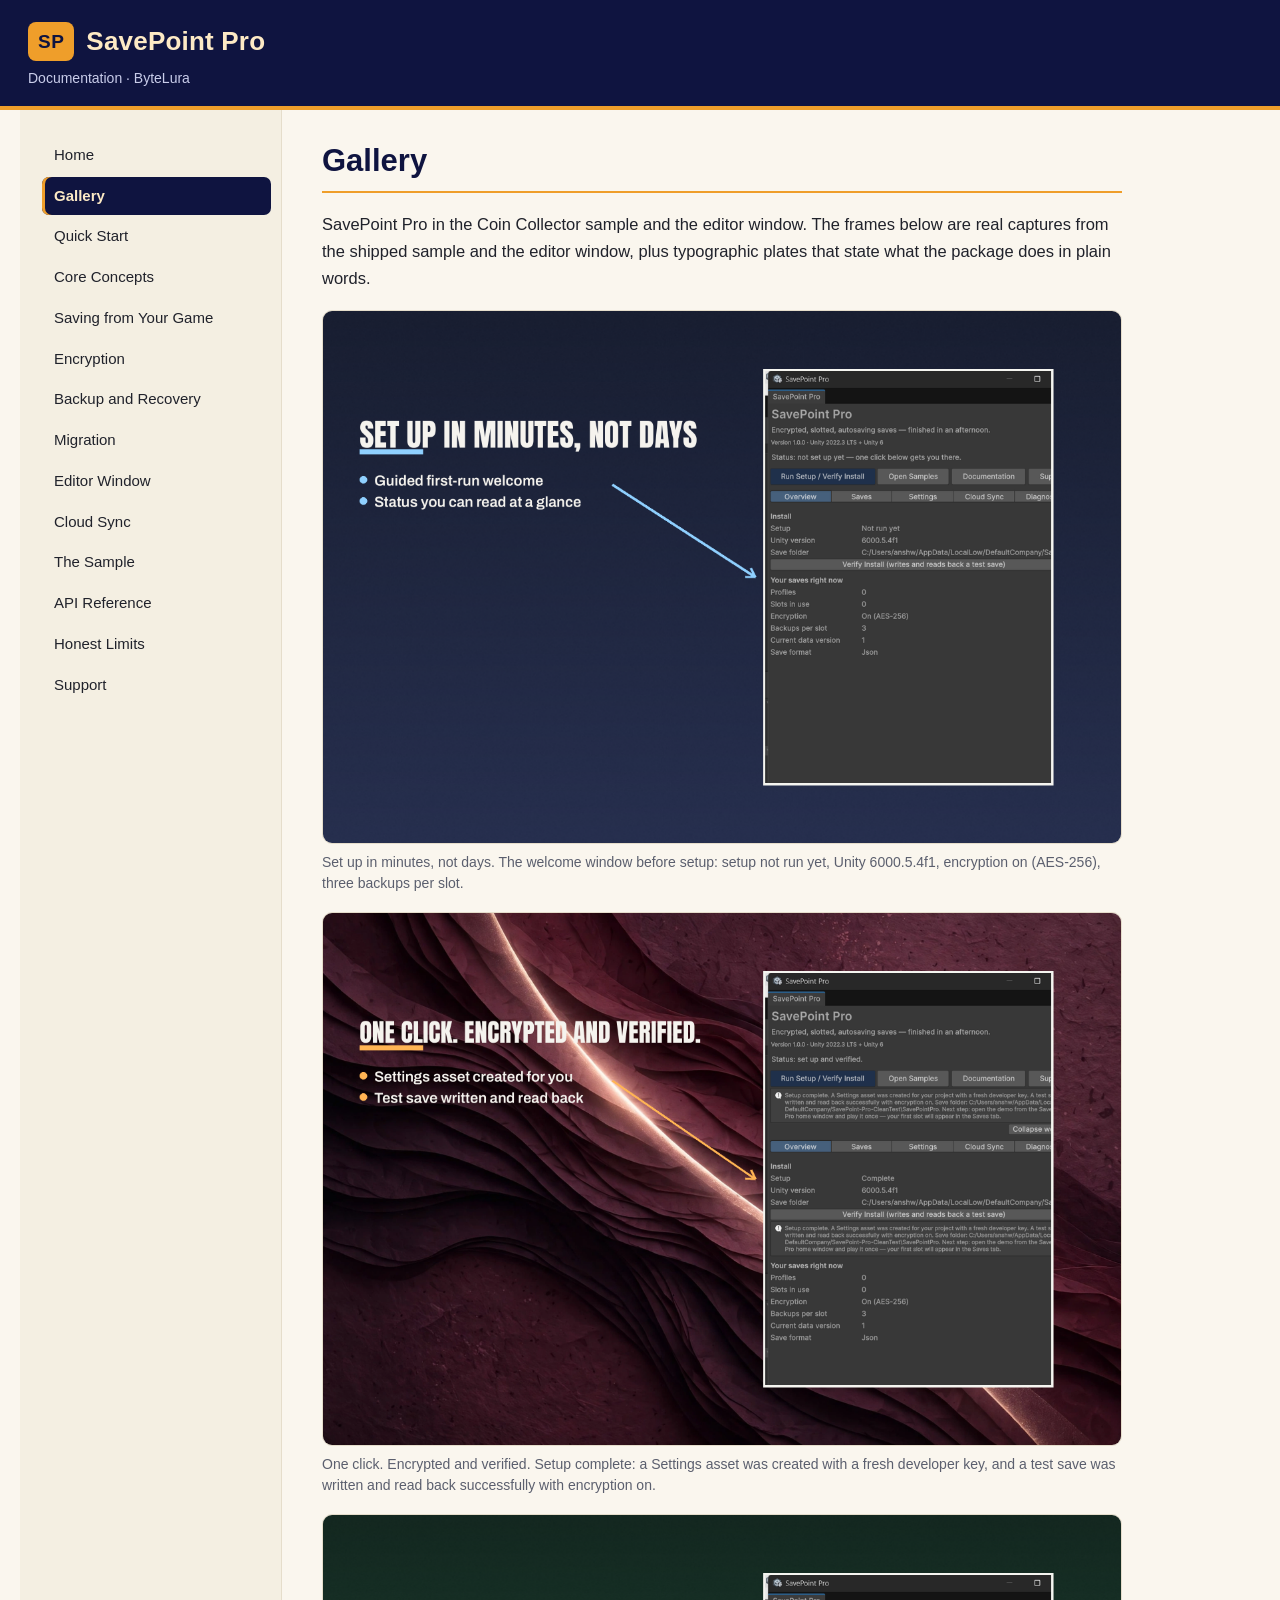
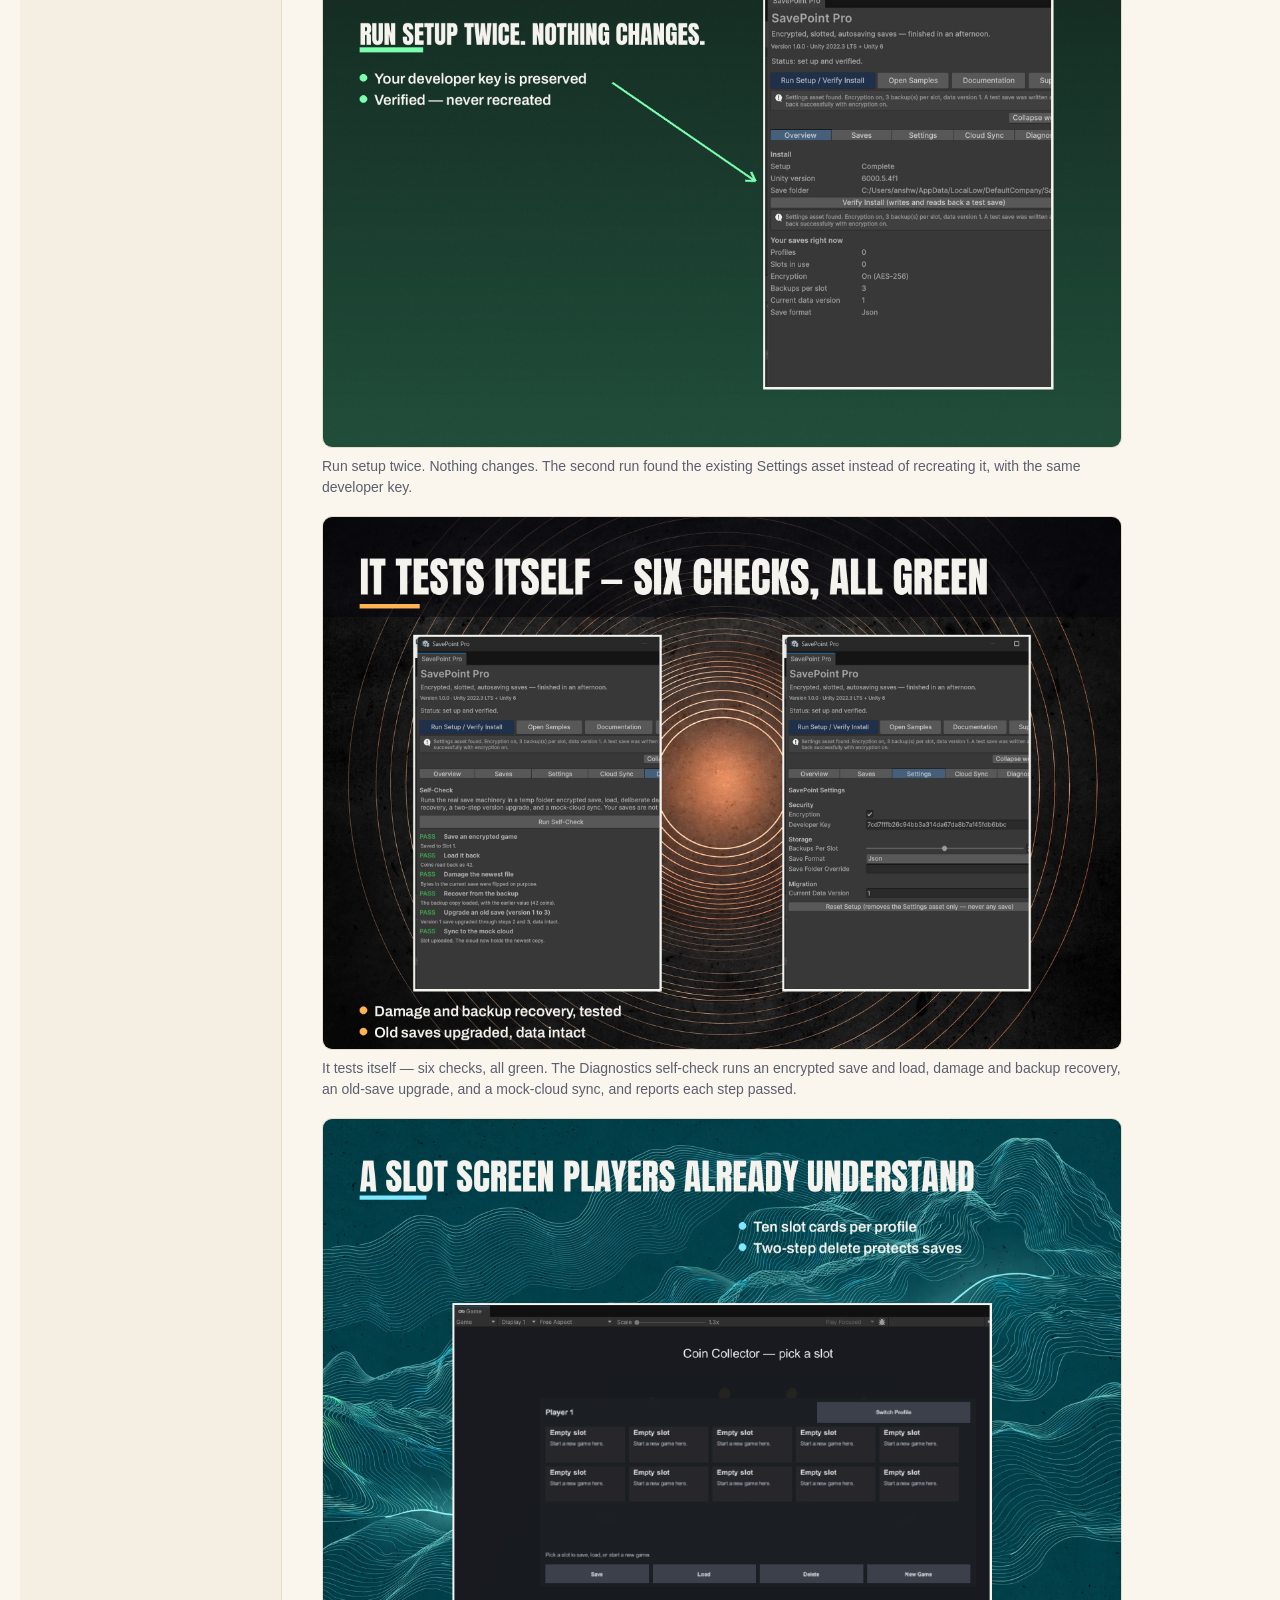
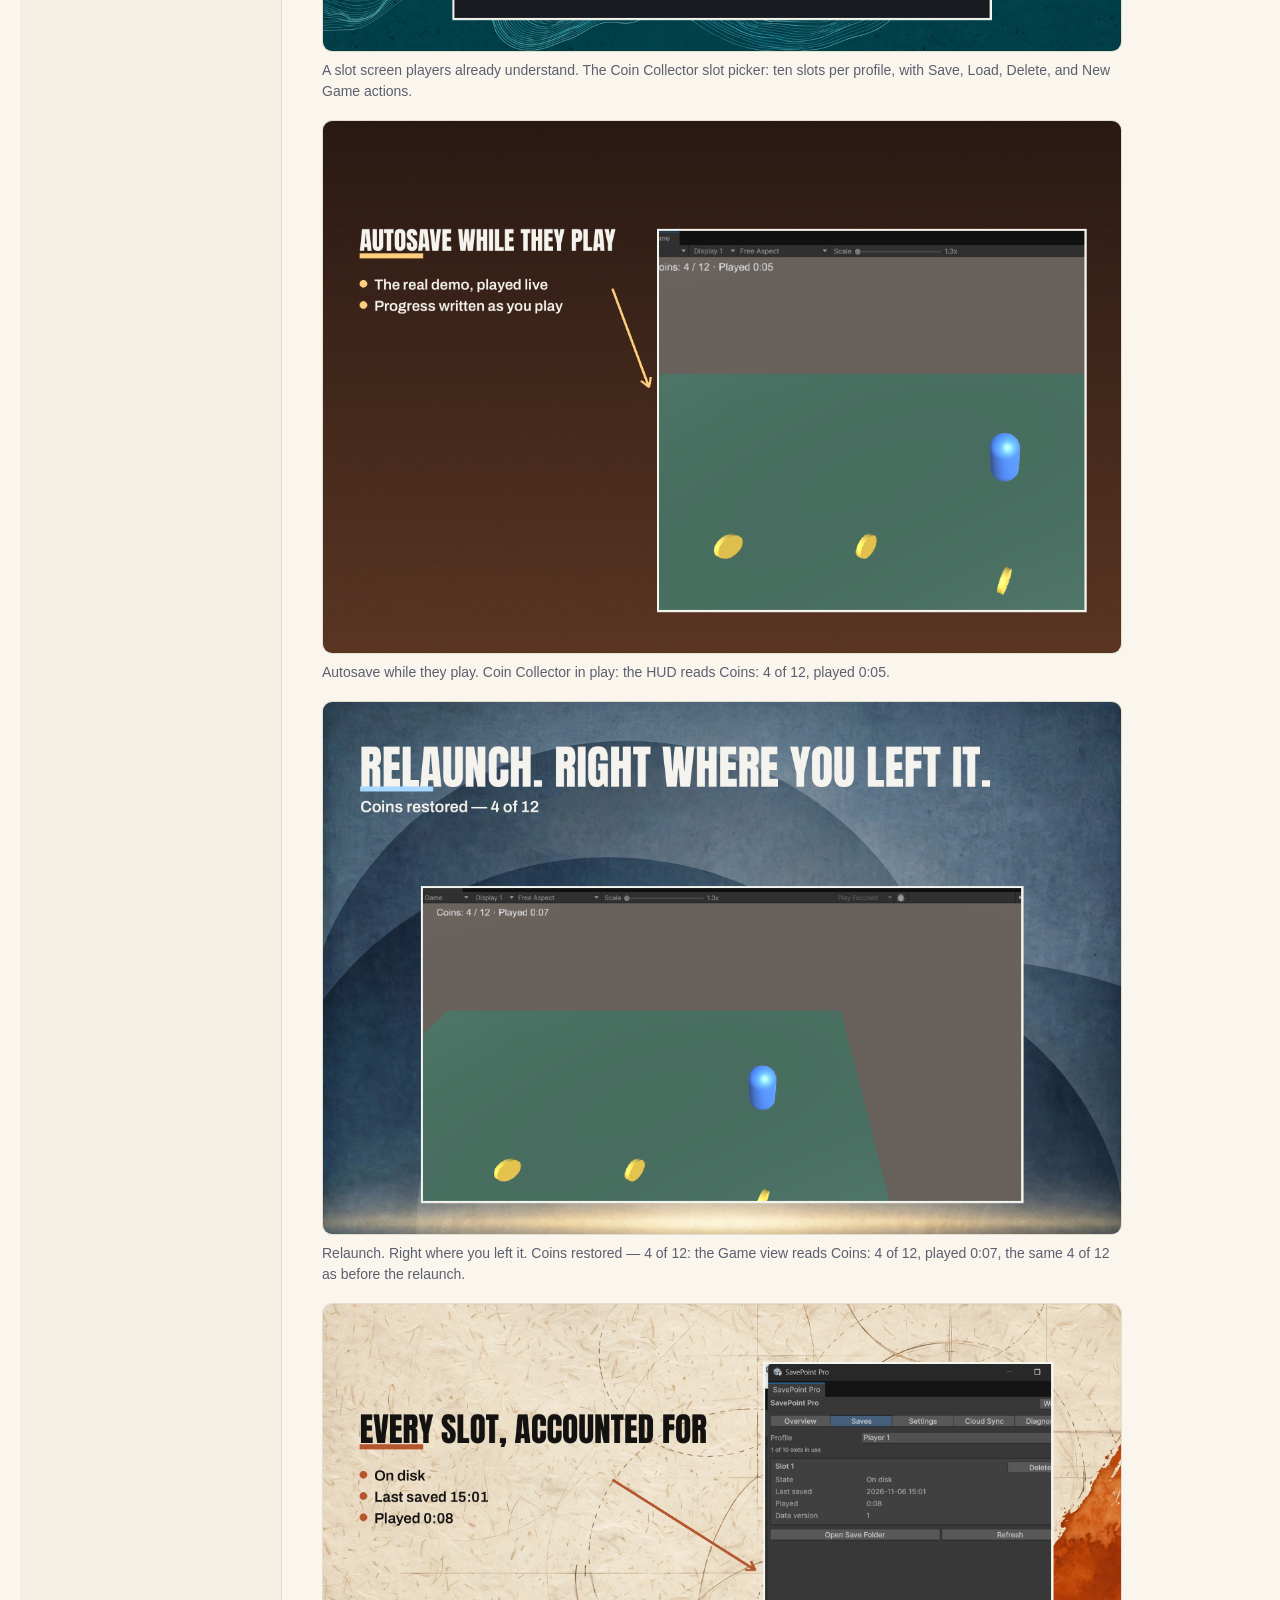
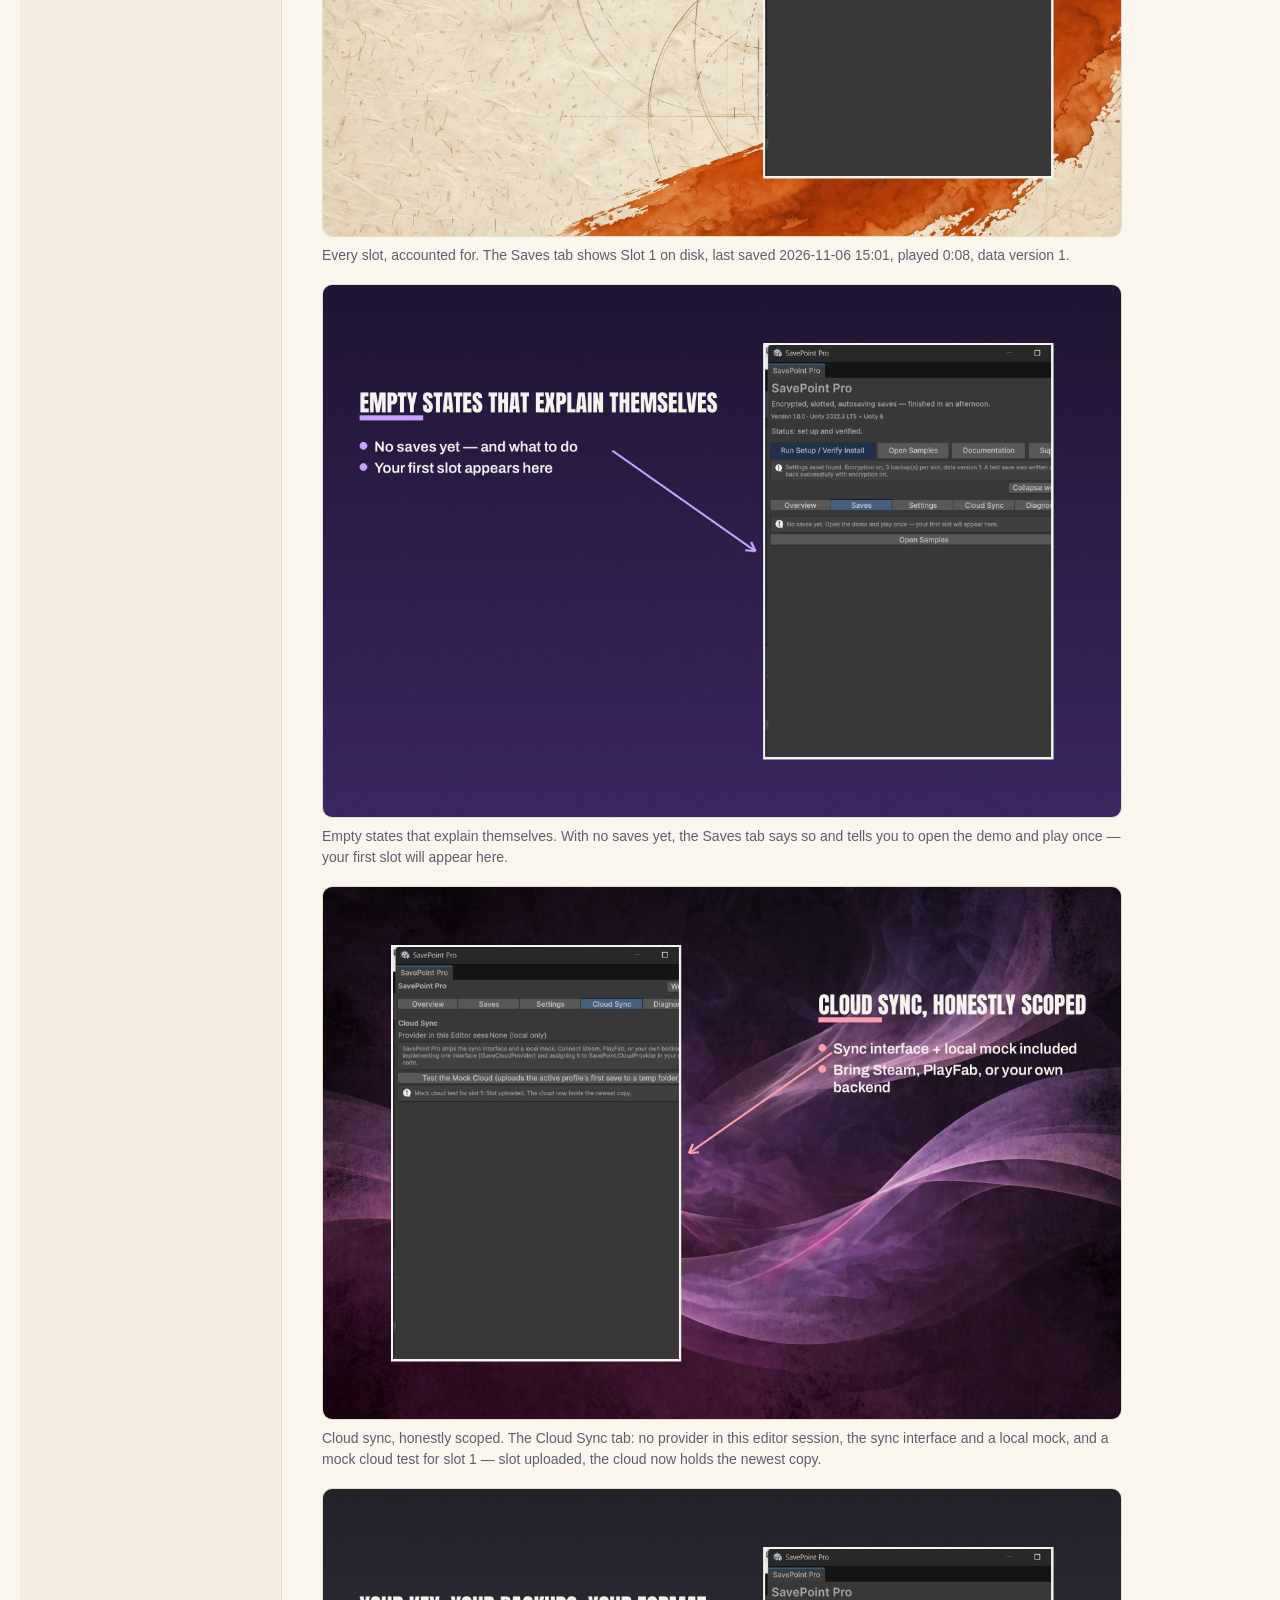
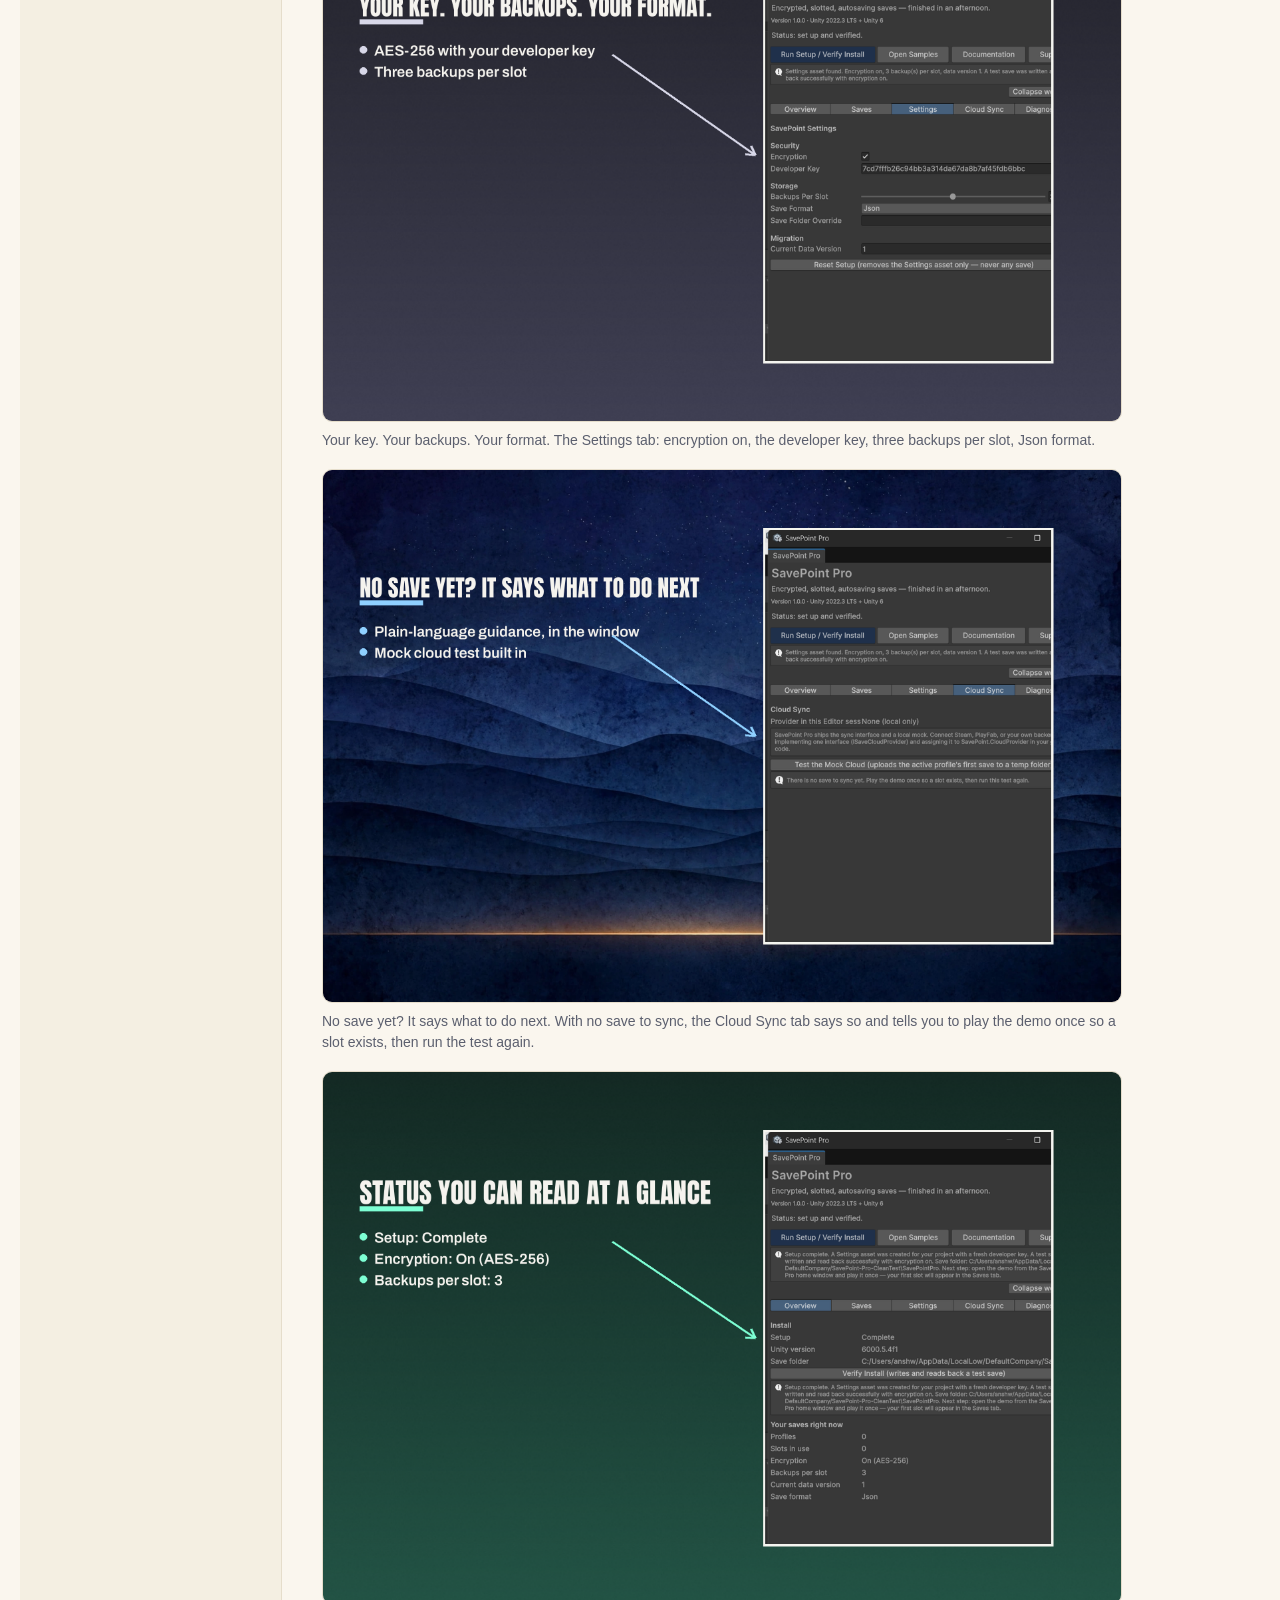
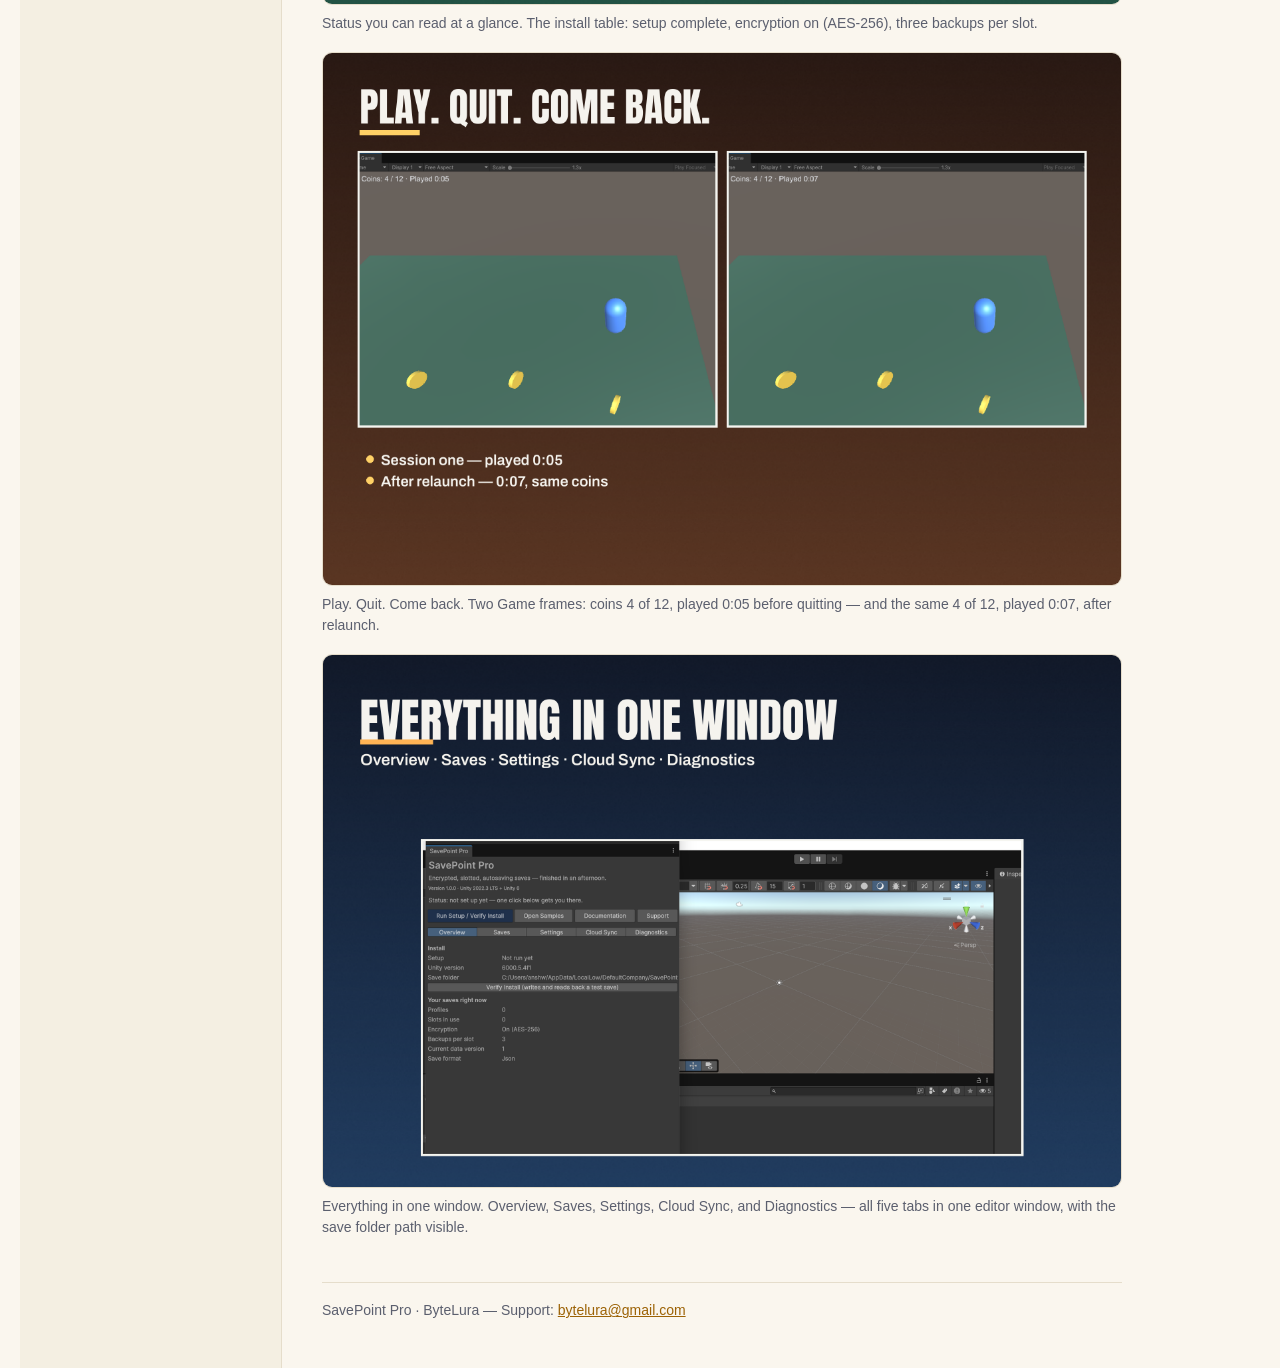
<file: gallery.html>
<!DOCTYPE html>
<html lang="en">
<head>
<meta charset="utf-8">
<meta name="viewport" content="width=device-width, initial-scale=1">
<title>Gallery — SavePoint Pro Documentation</title>
<link rel="stylesheet" href="style.css">
</head>
<body>
<header class="site-header">
  <div class="brand"><span class="brand-mark">SP</span><span class="brand-name">SavePoint&nbsp;Pro</span></div>
  <div class="brand-sub">Documentation &middot; ByteLura</div>
</header>
<div class="layout">
  <nav class="sidebar" aria-label="Documentation">
    <ul>
        <li><a href="index.html">Home</a></li>
        <li><a href="gallery.html" class="active">Gallery</a></li>
        <li><a href="quick-start.html">Quick Start</a></li>
        <li><a href="core-concepts.html">Core Concepts</a></li>
        <li><a href="saving-from-your-game.html">Saving from Your Game</a></li>
        <li><a href="encryption.html">Encryption</a></li>
        <li><a href="backup-and-recovery.html">Backup and Recovery</a></li>
        <li><a href="migration.html">Migration</a></li>
        <li><a href="editor-window.html">Editor Window</a></li>
        <li><a href="cloud-sync.html">Cloud Sync</a></li>
        <li><a href="sample.html">The Sample</a></li>
        <li><a href="api-reference.html">API Reference</a></li>
        <li><a href="honest-limits.html">Honest Limits</a></li>
        <li><a href="support.html">Support</a></li>
    </ul>
  </nav>
  <main class="content">
<h1>Gallery</h1>
<p>SavePoint Pro in the Coin Collector sample and the editor window. The frames below are real captures from the shipped sample and the editor window, plus typographic plates that state what the package does in plain words.</p>
<figure class="doc-shot"><img src="images/showcase-01.png" alt="Set up in minutes, not days — the SavePoint Pro welcome window before setup, with the install table showing setup not run yet"><figcaption>Set up in minutes, not days. The welcome window before setup: setup not run yet, Unity 6000.5.4f1, encryption on (AES-256), three backups per slot.</figcaption></figure>
<figure class="doc-shot"><img src="images/showcase-02.png" alt="One click. Encrypted and verified — setup complete, a Settings asset created with a fresh developer key, and a test save written and read back with encryption on"><figcaption>One click. Encrypted and verified. Setup complete: a Settings asset was created with a fresh developer key, and a test save was written and read back successfully with encryption on.</figcaption></figure>
<figure class="doc-shot"><img src="images/showcase-03.png" alt="Run setup twice. Nothing changes — the second run finds the existing Settings asset instead of recreating it, with the same developer key"><figcaption>Run setup twice. Nothing changes. The second run found the existing Settings asset instead of recreating it, with the same developer key.</figcaption></figure>
<figure class="doc-shot"><img src="images/showcase-04.png" alt="It tests itself — six checks, all green. The Diagnostics self-check: encrypted save and load, damage and backup recovery, old saves upgraded, and a sync to the mock cloud, all passed"><figcaption>It tests itself — six checks, all green. The Diagnostics self-check runs an encrypted save and load, damage and backup recovery, an old-save upgrade, and a mock-cloud sync, and reports each step passed.</figcaption></figure>
<figure class="doc-shot"><img src="images/showcase-05.png" alt="A slot screen players already understand — the Coin Collector slot picker with ten slots and Save, Load, Delete, and New Game actions"><figcaption>A slot screen players already understand. The Coin Collector slot picker: ten slots per profile, with Save, Load, Delete, and New Game actions.</figcaption></figure>
<figure class="doc-shot"><img src="images/showcase-06.png" alt="Autosave while they play — Coin Collector in play, the HUD reading Coins: 4 of 12, played 0:05"><figcaption>Autosave while they play. Coin Collector in play: the HUD reads Coins: 4 of 12, played 0:05.</figcaption></figure>
<figure class="doc-shot"><img src="images/showcase-07.png" alt="Relaunch. Right where you left it — after a relaunch the same 4 of 12 coins are restored, played 0:07"><figcaption>Relaunch. Right where you left it. Coins restored — 4 of 12: the Game view reads Coins: 4 of 12, played 0:07, the same 4 of 12 as before the relaunch.</figcaption></figure>
<figure class="doc-shot"><img src="images/showcase-08.png" alt="Every slot, accounted for — the Saves tab showing Slot 1 on disk, last saved 2026-11-06 15:01, played 0:08, data version 1"><figcaption>Every slot, accounted for. The Saves tab shows Slot 1 on disk, last saved 2026-11-06 15:01, played 0:08, data version 1.</figcaption></figure>
<figure class="doc-shot"><img src="images/showcase-09.png" alt="Empty states that explain themselves — the Saves tab with no saves yet, telling you to open the demo and play once"><figcaption>Empty states that explain themselves. With no saves yet, the Saves tab says so and tells you to open the demo and play once — your first slot will appear here.</figcaption></figure>
<figure class="doc-shot"><img src="images/showcase-10.png" alt="Cloud sync, honestly scoped — the Cloud Sync tab: no provider in this editor session, the sync interface and a local mock, and a mock cloud test that uploaded slot 1"><figcaption>Cloud sync, honestly scoped. The Cloud Sync tab: no provider in this editor session, the sync interface and a local mock, and a mock cloud test for slot 1 — slot uploaded, the cloud now holds the newest copy.</figcaption></figure>
<figure class="doc-shot"><img src="images/showcase-11.png" alt="Your key. Your backups. Your format — the Settings tab: encryption on, the developer key, three backups per slot, Json format"><figcaption>Your key. Your backups. Your format. The Settings tab: encryption on, the developer key, three backups per slot, Json format.</figcaption></figure>
<figure class="doc-shot"><img src="images/showcase-12.png" alt="No save yet? It says what to do next — the Cloud Sync tab saying there is no save to sync yet, and to play the demo once so a slot exists"><figcaption>No save yet? It says what to do next. With no save to sync, the Cloud Sync tab says so and tells you to play the demo once so a slot exists, then run the test again.</figcaption></figure>
<figure class="doc-shot"><img src="images/showcase-13.png" alt="Status you can read at a glance — the install table: setup complete, encryption on (AES-256), three backups per slot"><figcaption>Status you can read at a glance. The install table: setup complete, encryption on (AES-256), three backups per slot.</figcaption></figure>
<figure class="doc-shot"><img src="images/showcase-14.png" alt="Play. Quit. Come back — two Game frames: coins 4 of 12 at 0:05 before quitting, and the same 4 of 12 at 0:07 after relaunch"><figcaption>Play. Quit. Come back. Two Game frames: coins 4 of 12, played 0:05 before quitting — and the same 4 of 12, played 0:07, after relaunch.</figcaption></figure>
<figure class="doc-shot"><img src="images/showcase-15.png" alt="Everything in one window — Overview, Saves, Settings, Cloud Sync, and Diagnostics in a single editor window"><figcaption>Everything in one window. Overview, Saves, Settings, Cloud Sync, and Diagnostics — all five tabs in one editor window, with the save folder path visible.</figcaption></figure>
    <footer class="page-footer">
      SavePoint Pro &middot; ByteLura &mdash; Support: <a href="mailto:bytelura@gmail.com">bytelura@gmail.com</a>
    </footer>
  </main>
</div>
</body>
</html>
</file>
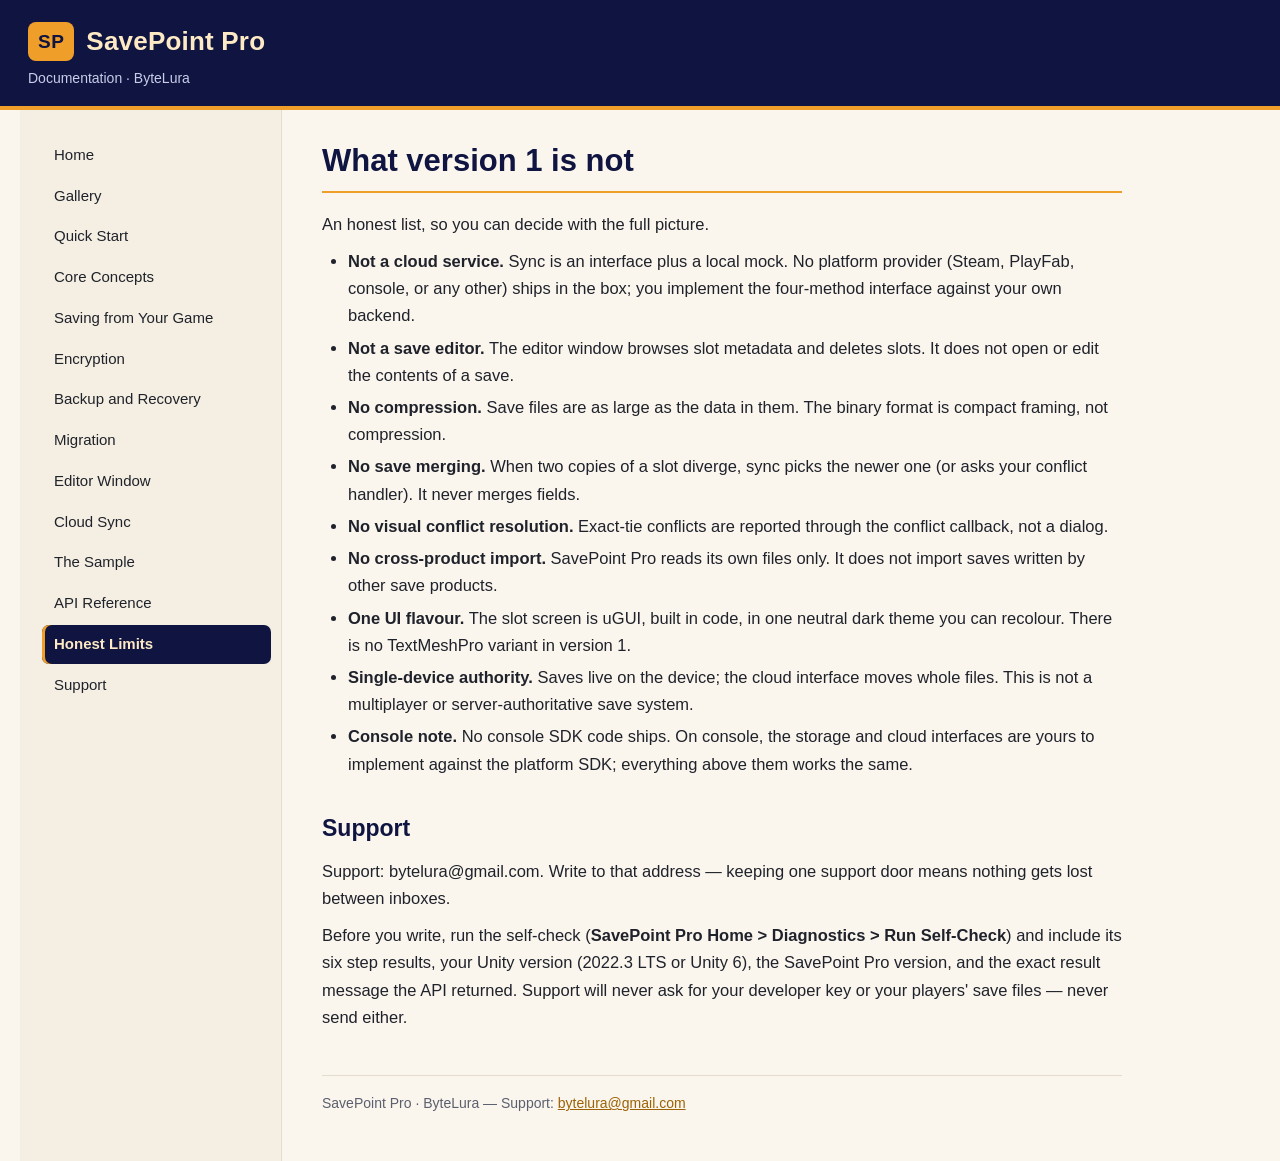
<file: honest-limits.html>
<!DOCTYPE html>
<html lang="en">
<head>
<meta charset="utf-8">
<meta name="viewport" content="width=device-width, initial-scale=1">
<title>Honest Limits — SavePoint Pro Documentation</title>
<link rel="stylesheet" href="style.css">
</head>
<body>
<header class="site-header">
  <div class="brand"><span class="brand-mark">SP</span><span class="brand-name">SavePoint&nbsp;Pro</span></div>
  <div class="brand-sub">Documentation &middot; ByteLura</div>
</header>
<div class="layout">
  <nav class="sidebar" aria-label="Documentation">
    <ul>
        <li><a href="index.html">Home</a></li>
        <li><a href="gallery.html">Gallery</a></li>
        <li><a href="quick-start.html">Quick Start</a></li>
        <li><a href="core-concepts.html">Core Concepts</a></li>
        <li><a href="saving-from-your-game.html">Saving from Your Game</a></li>
        <li><a href="encryption.html">Encryption</a></li>
        <li><a href="backup-and-recovery.html">Backup and Recovery</a></li>
        <li><a href="migration.html">Migration</a></li>
        <li><a href="editor-window.html">Editor Window</a></li>
        <li><a href="cloud-sync.html">Cloud Sync</a></li>
        <li><a href="sample.html">The Sample</a></li>
        <li><a href="api-reference.html">API Reference</a></li>
        <li><a href="honest-limits.html" class="active">Honest Limits</a></li>
        <li><a href="support.html">Support</a></li>
    </ul>
  </nav>
  <main class="content">
<h1>What version 1 is not</h1>
<p>An honest list, so you can decide with the full picture.</p>
<ul><li><strong>Not a cloud service.</strong> Sync is an interface plus a local mock. No platform provider (Steam, PlayFab, console, or any other) ships in the box; you implement the four-method interface against your own backend.</li><li><strong>Not a save editor.</strong> The editor window browses slot metadata and deletes slots. It does not open or edit the contents of a save.</li><li><strong>No compression.</strong> Save files are as large as the data in them. The binary format is compact framing, not compression.</li><li><strong>No save merging.</strong> When two copies of a slot diverge, sync picks the newer one (or asks your conflict handler). It never merges fields.</li><li><strong>No visual conflict resolution.</strong> Exact-tie conflicts are reported through the conflict callback, not a dialog.</li><li><strong>No cross-product import.</strong> SavePoint Pro reads its own files only. It does not import saves written by other save products.</li><li><strong>One UI flavour.</strong> The slot screen is uGUI, built in code, in one neutral dark theme you can recolour. There is no TextMeshPro variant in version 1.</li><li><strong>Single-device authority.</strong> Saves live on the device; the cloud interface moves whole files. This is not a multiplayer or server-authoritative save system.</li><li><strong>Console note.</strong> No console SDK code ships. On console, the storage and cloud interfaces are yours to implement against the platform SDK; everything above them works the same.</li></ul>
<h2>Support</h2>
<p>Support: bytelura@gmail.com. Write to that address — keeping one support door means nothing gets lost between inboxes.</p>
<p>Before you write, run the self-check (<strong>SavePoint Pro Home &gt; Diagnostics &gt; Run Self-Check</strong>) and include its six step results, your Unity version (2022.3 LTS or Unity 6), the SavePoint Pro version, and the exact result message the API returned. Support will never ask for your developer key or your players' save files — never send either.</p>
    <footer class="page-footer">
      SavePoint Pro &middot; ByteLura &mdash; Support: <a href="mailto:bytelura@gmail.com">bytelura@gmail.com</a>
    </footer>
  </main>
</div>
</body>
</html>
</file>
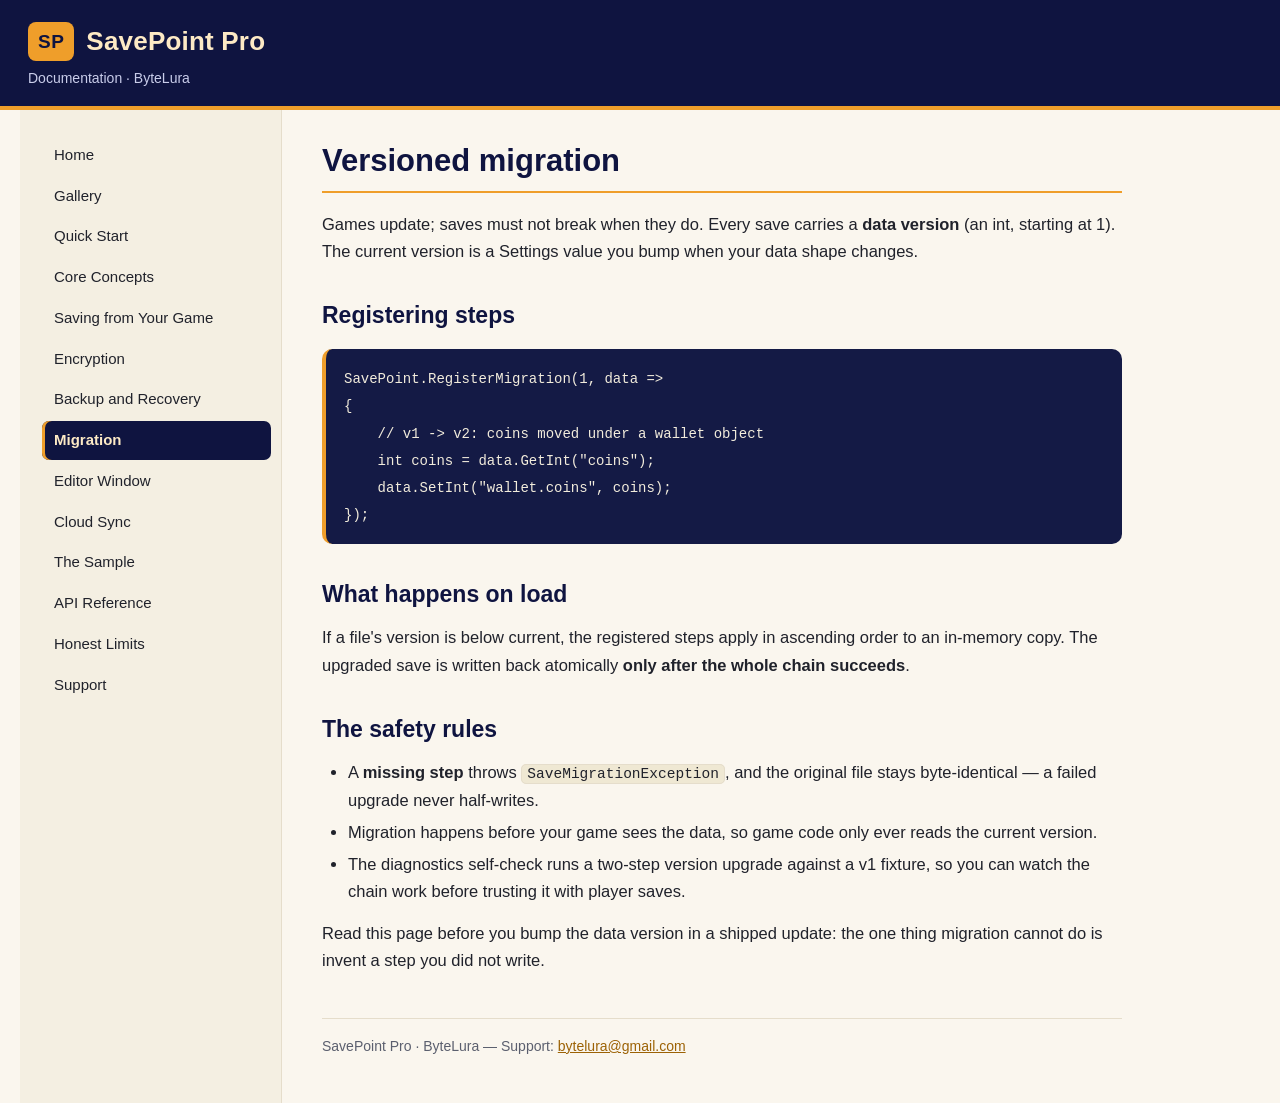
<file: migration.html>
<!DOCTYPE html>
<html lang="en">
<head>
<meta charset="utf-8">
<meta name="viewport" content="width=device-width, initial-scale=1">
<title>Migration — SavePoint Pro Documentation</title>
<link rel="stylesheet" href="style.css">
</head>
<body>
<header class="site-header">
  <div class="brand"><span class="brand-mark">SP</span><span class="brand-name">SavePoint&nbsp;Pro</span></div>
  <div class="brand-sub">Documentation &middot; ByteLura</div>
</header>
<div class="layout">
  <nav class="sidebar" aria-label="Documentation">
    <ul>
        <li><a href="index.html">Home</a></li>
        <li><a href="gallery.html">Gallery</a></li>
        <li><a href="quick-start.html">Quick Start</a></li>
        <li><a href="core-concepts.html">Core Concepts</a></li>
        <li><a href="saving-from-your-game.html">Saving from Your Game</a></li>
        <li><a href="encryption.html">Encryption</a></li>
        <li><a href="backup-and-recovery.html">Backup and Recovery</a></li>
        <li><a href="migration.html" class="active">Migration</a></li>
        <li><a href="editor-window.html">Editor Window</a></li>
        <li><a href="cloud-sync.html">Cloud Sync</a></li>
        <li><a href="sample.html">The Sample</a></li>
        <li><a href="api-reference.html">API Reference</a></li>
        <li><a href="honest-limits.html">Honest Limits</a></li>
        <li><a href="support.html">Support</a></li>
    </ul>
  </nav>
  <main class="content">
<h1>Versioned migration</h1>
<p>Games update; saves must not break when they do. Every save carries a <strong>data version</strong> (an int, starting at 1). The current version is a Settings value you bump when your data shape changes.</p>
<h2>Registering steps</h2>
<pre><code class="language-csharp">SavePoint.RegisterMigration(1, data =&gt;
{
    // v1 -&gt; v2: coins moved under a wallet object
    int coins = data.GetInt(&quot;coins&quot;);
    data.SetInt(&quot;wallet.coins&quot;, coins);
});</code></pre>
<h2>What happens on load</h2>
<p>If a file's version is below current, the registered steps apply in ascending order to an in-memory copy. The upgraded save is written back atomically <strong>only after the whole chain succeeds</strong>.</p>
<h2>The safety rules</h2>
<ul><li>A <strong>missing step</strong> throws <code>SaveMigrationException</code>, and the original file stays byte-identical — a failed upgrade never half-writes.</li><li>Migration happens before your game sees the data, so game code only ever reads the current version.</li><li>The diagnostics self-check runs a two-step version upgrade against a v1 fixture, so you can watch the chain work before trusting it with player saves.</li></ul>
<p>Read this page before you bump the data version in a shipped update: the one thing migration cannot do is invent a step you did not write.</p>
    <footer class="page-footer">
      SavePoint Pro &middot; ByteLura &mdash; Support: <a href="mailto:bytelura@gmail.com">bytelura@gmail.com</a>
    </footer>
  </main>
</div>
</body>
</html>
</file>
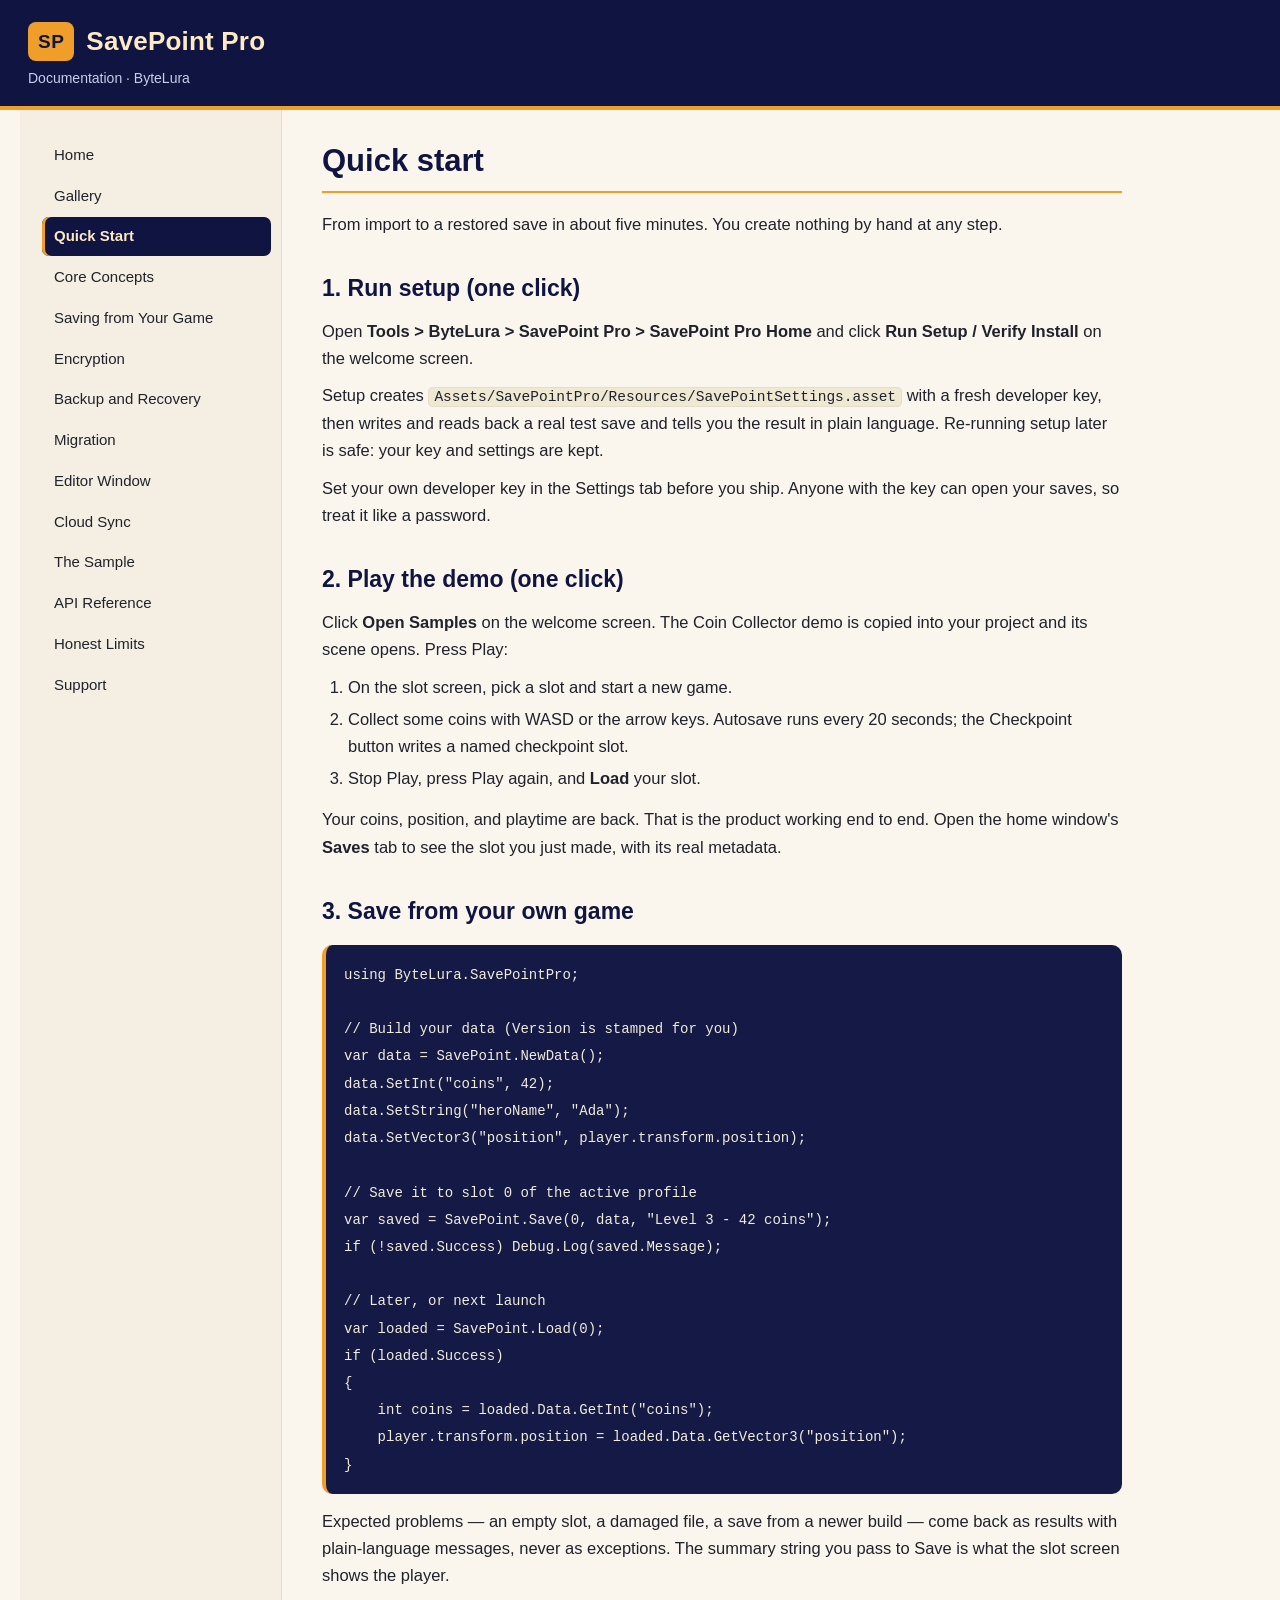
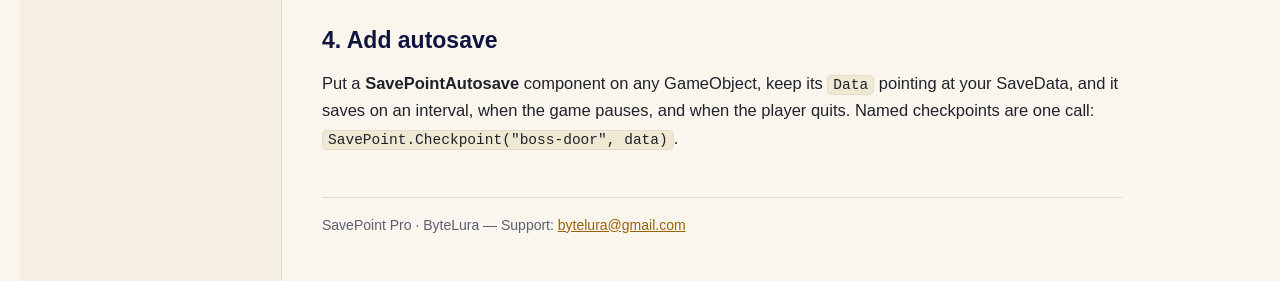
<file: quick-start.html>
<!DOCTYPE html>
<html lang="en">
<head>
<meta charset="utf-8">
<meta name="viewport" content="width=device-width, initial-scale=1">
<title>Quick Start — SavePoint Pro Documentation</title>
<link rel="stylesheet" href="style.css">
</head>
<body>
<header class="site-header">
  <div class="brand"><span class="brand-mark">SP</span><span class="brand-name">SavePoint&nbsp;Pro</span></div>
  <div class="brand-sub">Documentation &middot; ByteLura</div>
</header>
<div class="layout">
  <nav class="sidebar" aria-label="Documentation">
    <ul>
        <li><a href="index.html">Home</a></li>
        <li><a href="gallery.html">Gallery</a></li>
        <li><a href="quick-start.html" class="active">Quick Start</a></li>
        <li><a href="core-concepts.html">Core Concepts</a></li>
        <li><a href="saving-from-your-game.html">Saving from Your Game</a></li>
        <li><a href="encryption.html">Encryption</a></li>
        <li><a href="backup-and-recovery.html">Backup and Recovery</a></li>
        <li><a href="migration.html">Migration</a></li>
        <li><a href="editor-window.html">Editor Window</a></li>
        <li><a href="cloud-sync.html">Cloud Sync</a></li>
        <li><a href="sample.html">The Sample</a></li>
        <li><a href="api-reference.html">API Reference</a></li>
        <li><a href="honest-limits.html">Honest Limits</a></li>
        <li><a href="support.html">Support</a></li>
    </ul>
  </nav>
  <main class="content">
<h1>Quick start</h1>
<p>From import to a restored save in about five minutes. You create nothing by hand at any step.</p>
<h2>1. Run setup (one click)</h2>
<p>Open <strong>Tools &gt; ByteLura &gt; SavePoint Pro &gt; SavePoint Pro Home</strong> and click <strong>Run Setup / Verify Install</strong> on the welcome screen.</p>
<p>Setup creates <code>Assets/SavePointPro/Resources/SavePointSettings.asset</code> with a fresh developer key, then writes and reads back a real test save and tells you the result in plain language. Re-running setup later is safe: your key and settings are kept.</p>
<p>Set your own developer key in the Settings tab before you ship. Anyone with the key can open your saves, so treat it like a password.</p>
<h2>2. Play the demo (one click)</h2>
<p>Click <strong>Open Samples</strong> on the welcome screen. The Coin Collector demo is copied into your project and its scene opens. Press Play:</p>
<ol><li>On the slot screen, pick a slot and start a new game.</li><li>Collect some coins with WASD or the arrow keys. Autosave runs every 20 seconds; the Checkpoint button writes a named checkpoint slot.</li><li>Stop Play, press Play again, and <strong>Load</strong> your slot.</li></ol>
<p>Your coins, position, and playtime are back. That is the product working end to end. Open the home window's <strong>Saves</strong> tab to see the slot you just made, with its real metadata.</p>
<h2>3. Save from your own game</h2>
<pre><code class="language-csharp">using ByteLura.SavePointPro;

// Build your data (Version is stamped for you)
var data = SavePoint.NewData();
data.SetInt(&quot;coins&quot;, 42);
data.SetString(&quot;heroName&quot;, &quot;Ada&quot;);
data.SetVector3(&quot;position&quot;, player.transform.position);

// Save it to slot 0 of the active profile
var saved = SavePoint.Save(0, data, &quot;Level 3 - 42 coins&quot;);
if (!saved.Success) Debug.Log(saved.Message);

// Later, or next launch
var loaded = SavePoint.Load(0);
if (loaded.Success)
{
    int coins = loaded.Data.GetInt(&quot;coins&quot;);
    player.transform.position = loaded.Data.GetVector3(&quot;position&quot;);
}</code></pre>
<p>Expected problems — an empty slot, a damaged file, a save from a newer build — come back as results with plain-language messages, never as exceptions. The summary string you pass to Save is what the slot screen shows the player.</p>
<h2>4. Add autosave</h2>
<p>Put a <strong>SavePointAutosave</strong> component on any GameObject, keep its <code>Data</code> pointing at your SaveData, and it saves on an interval, when the game pauses, and when the player quits. Named checkpoints are one call: <code>SavePoint.Checkpoint("boss-door", data)</code>.</p>
    <footer class="page-footer">
      SavePoint Pro &middot; ByteLura &mdash; Support: <a href="mailto:bytelura@gmail.com">bytelura@gmail.com</a>
    </footer>
  </main>
</div>
</body>
</html>
</file>
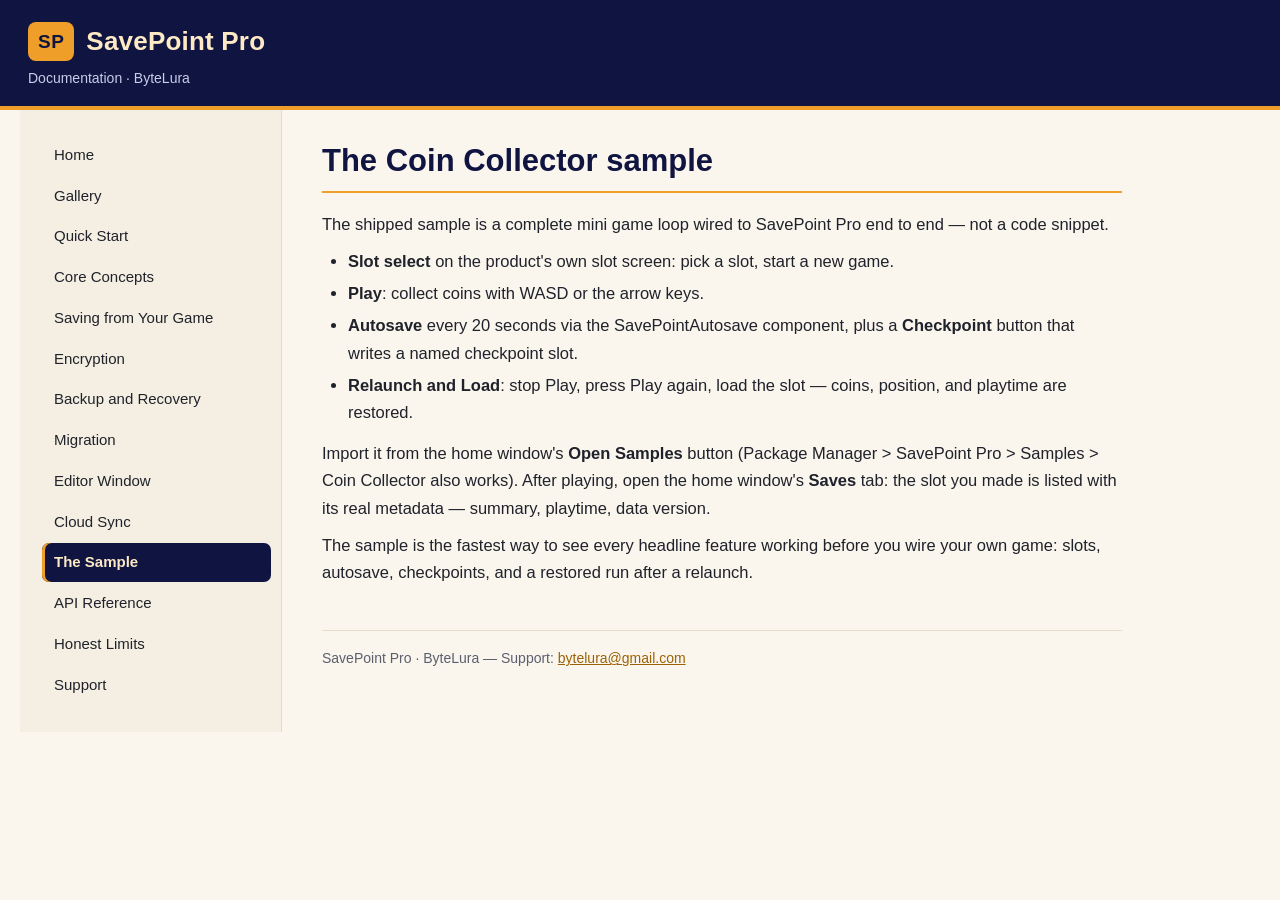
<file: sample.html>
<!DOCTYPE html>
<html lang="en">
<head>
<meta charset="utf-8">
<meta name="viewport" content="width=device-width, initial-scale=1">
<title>The Sample — SavePoint Pro Documentation</title>
<link rel="stylesheet" href="style.css">
</head>
<body>
<header class="site-header">
  <div class="brand"><span class="brand-mark">SP</span><span class="brand-name">SavePoint&nbsp;Pro</span></div>
  <div class="brand-sub">Documentation &middot; ByteLura</div>
</header>
<div class="layout">
  <nav class="sidebar" aria-label="Documentation">
    <ul>
        <li><a href="index.html">Home</a></li>
        <li><a href="gallery.html">Gallery</a></li>
        <li><a href="quick-start.html">Quick Start</a></li>
        <li><a href="core-concepts.html">Core Concepts</a></li>
        <li><a href="saving-from-your-game.html">Saving from Your Game</a></li>
        <li><a href="encryption.html">Encryption</a></li>
        <li><a href="backup-and-recovery.html">Backup and Recovery</a></li>
        <li><a href="migration.html">Migration</a></li>
        <li><a href="editor-window.html">Editor Window</a></li>
        <li><a href="cloud-sync.html">Cloud Sync</a></li>
        <li><a href="sample.html" class="active">The Sample</a></li>
        <li><a href="api-reference.html">API Reference</a></li>
        <li><a href="honest-limits.html">Honest Limits</a></li>
        <li><a href="support.html">Support</a></li>
    </ul>
  </nav>
  <main class="content">
<h1>The Coin Collector sample</h1>
<p>The shipped sample is a complete mini game loop wired to SavePoint Pro end to end — not a code snippet.</p>
<ul><li><strong>Slot select</strong> on the product's own slot screen: pick a slot, start a new game.</li><li><strong>Play</strong>: collect coins with WASD or the arrow keys.</li><li><strong>Autosave</strong> every 20 seconds via the SavePointAutosave component, plus a <strong>Checkpoint</strong> button that writes a named checkpoint slot.</li><li><strong>Relaunch and Load</strong>: stop Play, press Play again, load the slot — coins, position, and playtime are restored.</li></ul>
<p>Import it from the home window's <strong>Open Samples</strong> button (Package Manager &gt; SavePoint Pro &gt; Samples &gt; Coin Collector also works). After playing, open the home window's <strong>Saves</strong> tab: the slot you made is listed with its real metadata — summary, playtime, data version.</p>
<p>The sample is the fastest way to see every headline feature working before you wire your own game: slots, autosave, checkpoints, and a restored run after a relaunch.</p>
    <footer class="page-footer">
      SavePoint Pro &middot; ByteLura &mdash; Support: <a href="mailto:bytelura@gmail.com">bytelura@gmail.com</a>
    </footer>
  </main>
</div>
</body>
</html>
</file>
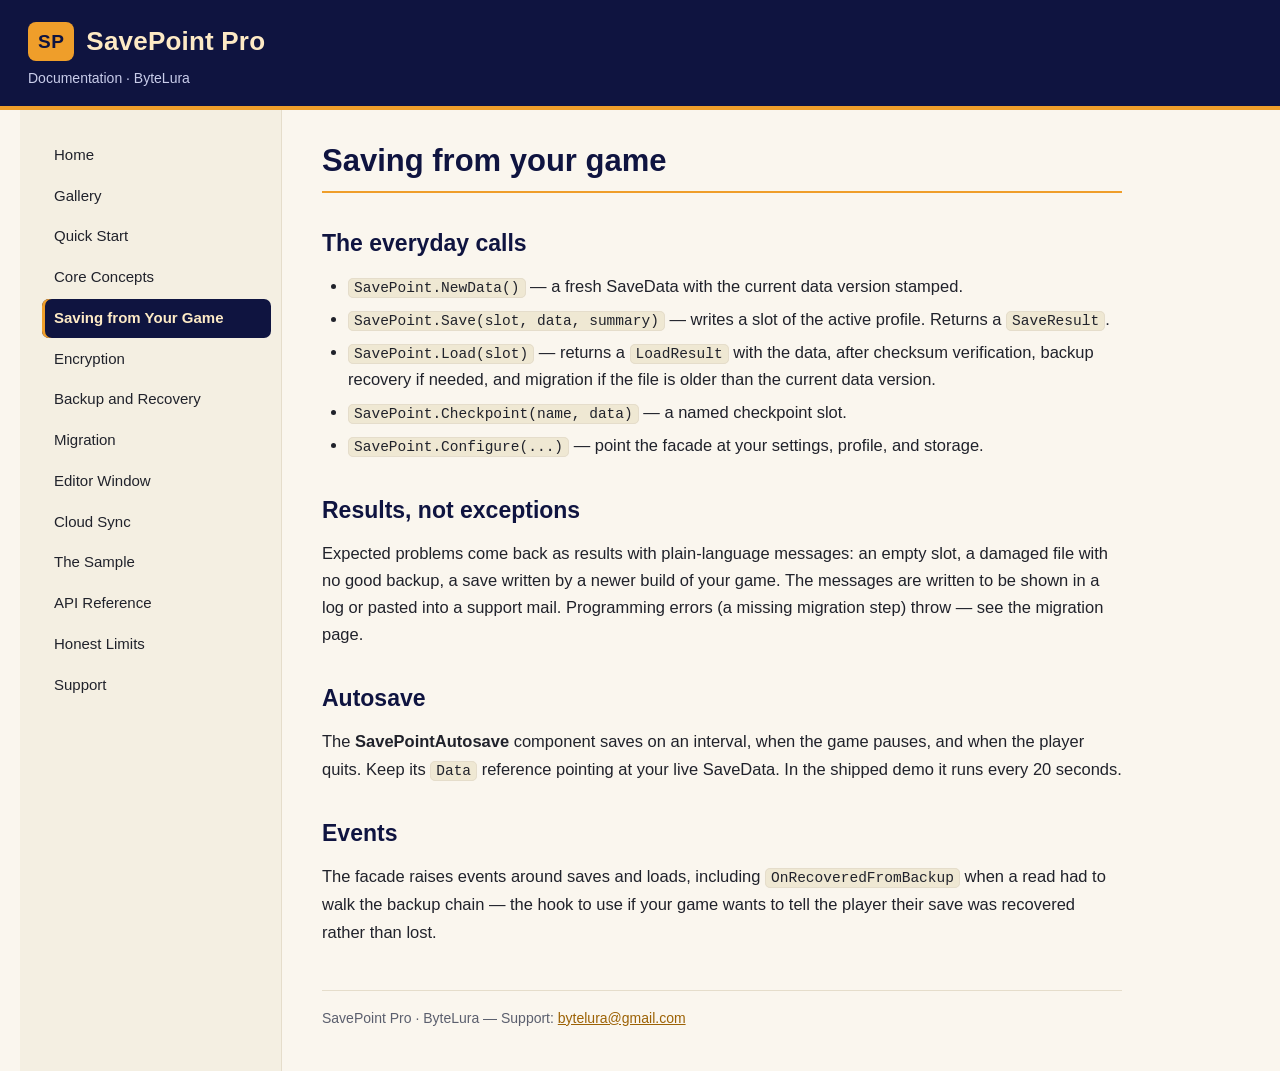
<file: saving-from-your-game.html>
<!DOCTYPE html>
<html lang="en">
<head>
<meta charset="utf-8">
<meta name="viewport" content="width=device-width, initial-scale=1">
<title>Saving from Your Game — SavePoint Pro Documentation</title>
<link rel="stylesheet" href="style.css">
</head>
<body>
<header class="site-header">
  <div class="brand"><span class="brand-mark">SP</span><span class="brand-name">SavePoint&nbsp;Pro</span></div>
  <div class="brand-sub">Documentation &middot; ByteLura</div>
</header>
<div class="layout">
  <nav class="sidebar" aria-label="Documentation">
    <ul>
        <li><a href="index.html">Home</a></li>
        <li><a href="gallery.html">Gallery</a></li>
        <li><a href="quick-start.html">Quick Start</a></li>
        <li><a href="core-concepts.html">Core Concepts</a></li>
        <li><a href="saving-from-your-game.html" class="active">Saving from Your Game</a></li>
        <li><a href="encryption.html">Encryption</a></li>
        <li><a href="backup-and-recovery.html">Backup and Recovery</a></li>
        <li><a href="migration.html">Migration</a></li>
        <li><a href="editor-window.html">Editor Window</a></li>
        <li><a href="cloud-sync.html">Cloud Sync</a></li>
        <li><a href="sample.html">The Sample</a></li>
        <li><a href="api-reference.html">API Reference</a></li>
        <li><a href="honest-limits.html">Honest Limits</a></li>
        <li><a href="support.html">Support</a></li>
    </ul>
  </nav>
  <main class="content">
<h1>Saving from your game</h1>
<h2>The everyday calls</h2>
<ul><li><code>SavePoint.NewData()</code> — a fresh SaveData with the current data version stamped.</li><li><code>SavePoint.Save(slot, data, summary)</code> — writes a slot of the active profile. Returns a <code>SaveResult</code>.</li><li><code>SavePoint.Load(slot)</code> — returns a <code>LoadResult</code> with the data, after checksum verification, backup recovery if needed, and migration if the file is older than the current data version.</li><li><code>SavePoint.Checkpoint(name, data)</code> — a named checkpoint slot.</li><li><code>SavePoint.Configure(...)</code> — point the facade at your settings, profile, and storage.</li></ul>
<h2>Results, not exceptions</h2>
<p>Expected problems come back as results with plain-language messages: an empty slot, a damaged file with no good backup, a save written by a newer build of your game. The messages are written to be shown in a log or pasted into a support mail. Programming errors (a missing migration step) throw — see the migration page.</p>
<h2>Autosave</h2>
<p>The <strong>SavePointAutosave</strong> component saves on an interval, when the game pauses, and when the player quits. Keep its <code>Data</code> reference pointing at your live SaveData. In the shipped demo it runs every 20 seconds.</p>
<h2>Events</h2>
<p>The facade raises events around saves and loads, including <code>OnRecoveredFromBackup</code> when a read had to walk the backup chain — the hook to use if your game wants to tell the player their save was recovered rather than lost.</p>
    <footer class="page-footer">
      SavePoint Pro &middot; ByteLura &mdash; Support: <a href="mailto:bytelura@gmail.com">bytelura@gmail.com</a>
    </footer>
  </main>
</div>
</body>
</html>
</file>
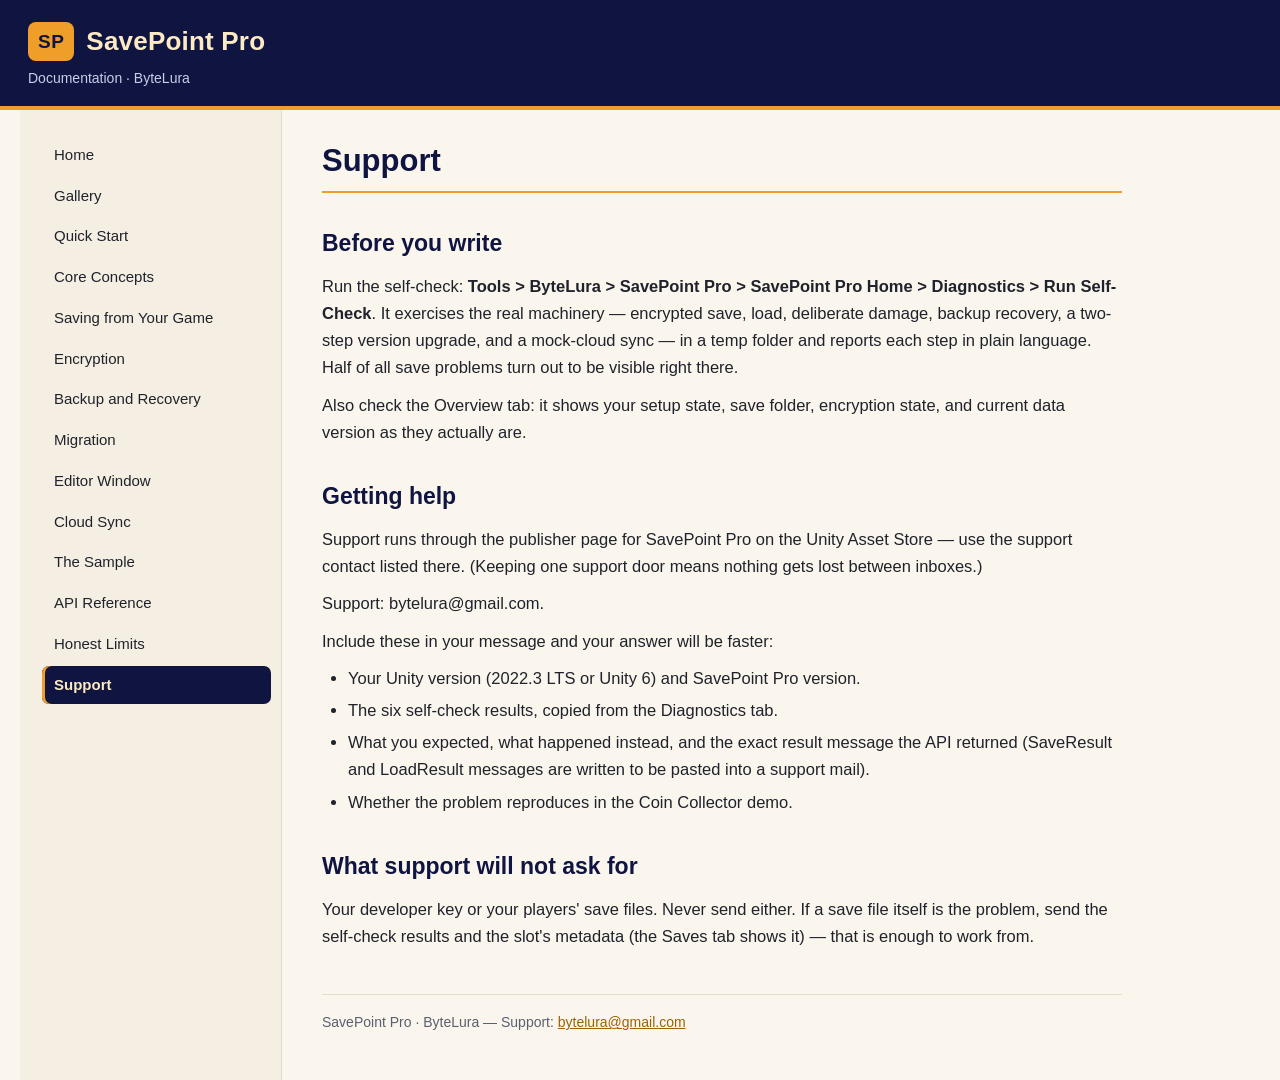
<file: support.html>
<!DOCTYPE html>
<html lang="en">
<head>
<meta charset="utf-8">
<meta name="viewport" content="width=device-width, initial-scale=1">
<title>Support — SavePoint Pro Documentation</title>
<link rel="stylesheet" href="style.css">
</head>
<body>
<header class="site-header">
  <div class="brand"><span class="brand-mark">SP</span><span class="brand-name">SavePoint&nbsp;Pro</span></div>
  <div class="brand-sub">Documentation &middot; ByteLura</div>
</header>
<div class="layout">
  <nav class="sidebar" aria-label="Documentation">
    <ul>
        <li><a href="index.html">Home</a></li>
        <li><a href="gallery.html">Gallery</a></li>
        <li><a href="quick-start.html">Quick Start</a></li>
        <li><a href="core-concepts.html">Core Concepts</a></li>
        <li><a href="saving-from-your-game.html">Saving from Your Game</a></li>
        <li><a href="encryption.html">Encryption</a></li>
        <li><a href="backup-and-recovery.html">Backup and Recovery</a></li>
        <li><a href="migration.html">Migration</a></li>
        <li><a href="editor-window.html">Editor Window</a></li>
        <li><a href="cloud-sync.html">Cloud Sync</a></li>
        <li><a href="sample.html">The Sample</a></li>
        <li><a href="api-reference.html">API Reference</a></li>
        <li><a href="honest-limits.html">Honest Limits</a></li>
        <li><a href="support.html" class="active">Support</a></li>
    </ul>
  </nav>
  <main class="content">
<h1>Support</h1>
<h2>Before you write</h2>
<p>Run the self-check: <strong>Tools &gt; ByteLura &gt; SavePoint Pro &gt; SavePoint Pro Home &gt; Diagnostics &gt; Run Self-Check</strong>. It exercises the real machinery — encrypted save, load, deliberate damage, backup recovery, a two-step version upgrade, and a mock-cloud sync — in a temp folder and reports each step in plain language. Half of all save problems turn out to be visible right there.</p>
<p>Also check the Overview tab: it shows your setup state, save folder, encryption state, and current data version as they actually are.</p>
<h2>Getting help</h2>
<p>Support runs through the publisher page for SavePoint Pro on the Unity Asset Store — use the support contact listed there. (Keeping one support door means nothing gets lost between inboxes.)</p>
<p>Support: bytelura@gmail.com.</p>
<p>Include these in your message and your answer will be faster:</p>
<ul><li>Your Unity version (2022.3 LTS or Unity 6) and SavePoint Pro version.</li><li>The six self-check results, copied from the Diagnostics tab.</li><li>What you expected, what happened instead, and the exact result message the API returned (SaveResult and LoadResult messages are written to be pasted into a support mail).</li><li>Whether the problem reproduces in the Coin Collector demo.</li></ul>
<h2>What support will not ask for</h2>
<p>Your developer key or your players' save files. Never send either. If a save file itself is the problem, send the self-check results and the slot's metadata (the Saves tab shows it) — that is enough to work from.</p>
    <footer class="page-footer">
      SavePoint Pro &middot; ByteLura &mdash; Support: <a href="mailto:bytelura@gmail.com">bytelura@gmail.com</a>
    </footer>
  </main>
</div>
</body>
</html>
</file>
<file: style.css>
/* SavePoint Pro documentation - shared stylesheet.
   Identity: deep indigo ground, amber accent, warm cream surfaces
   (taken from the product's shipped icon and card art). */
:root{
  --indigo:#0f1440; --indigo-2:#1a2058; --amber:#ef9e2a; --amber-soft:#ffb454;
  --cream:#fdeac5; --paper:#faf6ee; --ink:#20222b; --muted:#5b5f6e;
  --line:#e5ddcb; --code-bg:#141a45;
}
*{box-sizing:border-box}
html{scroll-behavior:smooth}
body{margin:0;font-family:-apple-system,"Segoe UI",Roboto,"Helvetica Neue",Arial,sans-serif;
  background:var(--paper);color:var(--ink);line-height:1.65;font-size:16.5px}
.site-header{background:var(--indigo);color:var(--cream);padding:20px 28px 16px;
  border-bottom:4px solid var(--amber)}
.brand{display:flex;align-items:center;gap:12px}
.brand-mark{background:var(--amber);color:var(--indigo);font-weight:800;border-radius:8px;
  padding:4px 10px;font-size:19px;letter-spacing:.5px}
.brand-name{font-size:26px;font-weight:700;letter-spacing:.2px}
.brand-sub{margin-top:4px;color:#c9cdea;font-size:14px}
.layout{display:flex;align-items:stretch;max-width:1240px;margin:0 auto}
.sidebar{width:262px;flex:0 0 262px;padding:26px 10px 26px 22px;
  border-right:1px solid var(--line);background:#f4efe2}
.sidebar ul{list-style:none;margin:0;padding:0;position:sticky;top:22px}
.sidebar li{margin:0 0 2px}
.sidebar a{display:block;padding:7px 12px;border-radius:7px;color:var(--ink);
  text-decoration:none;font-size:15px}
.sidebar a:hover{background:#ece4cf}
.sidebar a.active{background:var(--indigo);color:var(--cream);font-weight:600;
  box-shadow:inset 3px 0 0 var(--amber)}
.content{flex:1 1 auto;min-width:0;padding:30px 40px 46px;max-width:880px}
.content h1{font-size:31px;line-height:1.25;margin:2px 0 18px;color:var(--indigo);
  border-bottom:2px solid var(--amber);padding-bottom:10px}
.content h2{font-size:23px;margin:32px 0 10px;color:var(--indigo)}
.content h3{font-size:18.5px;margin:24px 0 8px;color:var(--indigo-2)}
.content p{margin:10px 0}
.content ul,.content ol{margin:10px 0 14px;padding-left:26px}
.content li{margin:5px 0}
.content a{color:#9c6205;text-decoration:underline}
.content a:hover{color:var(--indigo)}
code{font-family:"Cascadia Code",Consolas,"SF Mono",Menlo,monospace;font-size:.88em;
  background:#efe8d3;border:1px solid var(--line);border-radius:5px;padding:1px 5px}
pre{background:var(--code-bg);border-radius:10px;padding:16px 18px;overflow-x:auto;
  margin:14px 0;border-left:4px solid var(--amber)}
pre code{background:none;border:none;padding:0;color:#f2ecdc;font-size:14px;line-height:1.55}
table{border-collapse:collapse;margin:14px 0;width:100%;font-size:15px}
th,td{border:1px solid var(--line);padding:8px 12px;text-align:left;vertical-align:top}
th{background:var(--indigo);color:var(--cream);font-weight:600}
tr:nth-child(even) td{background:#f4efe2}
.doc-hero{margin:18px 0 6px}
.doc-hero img{max-width:100%;height:auto;display:block;border:1px solid var(--line);border-radius:10px}
.doc-shot{margin:18px 0}
.doc-shot img{max-width:100%;height:auto;display:block;border:1px solid var(--line);border-radius:10px}
.doc-hero figcaption,.doc-shot figcaption{margin-top:8px;color:var(--muted);font-size:14px;line-height:1.5}
.page-footer{margin-top:44px;padding-top:16px;border-top:1px solid var(--line);
  color:var(--muted);font-size:14px}
.page-footer a{color:#9c6205}
@media (max-width:760px){
  .layout{flex-direction:column}
  .sidebar{width:auto;flex:none;border-right:none;border-bottom:1px solid var(--line);
    padding:14px 16px}
  .sidebar ul{position:static;columns:2}
  .content{padding:22px 18px 34px}
  .brand-name{font-size:22px}
}

/* ---------- mobile nav compaction (2026-11-08) ----------
   On phones the sidebar stacks on top as a compact header:
   brand, then every nav link as a wrapped chip — no full-height
   menu wall before the content. */
@media (max-width: 860px) {
  .layout { flex-direction: column; }
  .sidebar {
    position: static; width: 100%; max-width: none; flex: none;
    height: auto; max-height: none; overflow: visible;
    padding: 16px 0 8px;
  }
  .brand { padding: 0 18px 10px; }
  .sidebar nav { padding: 6px 12px 2px; }
  .sidebar ul, .sidebar nav ul, .sidebar .nav {
    display: flex; flex-wrap: wrap; gap: 5px; align-items: center;
    columns: auto; list-style: none;
  }
  .sidebar li { margin: 0; }
  .sidebar .nav-section, .sidebar li.nav-section {
    flex: 0 0 100%; padding: 8px 2px 2px; margin: 0;
  }
  .sidebar a, .sidebar nav a, .sidebar .nav a {
    display: inline-block; padding: 5px 11px;
    border-left: none; border-radius: 999px;
    background: rgba(127, 127, 127, .18);
    font-size: 13.5px; line-height: 1.35;
  }
  .side-foot, .side-support { padding: 8px 18px 2px; font-size: 12.5px; }
  .main { margin-left: 0; }
  .content { padding: 22px 18px 30px; }
  img { max-width: 100%; height: auto; }
}
</file>
